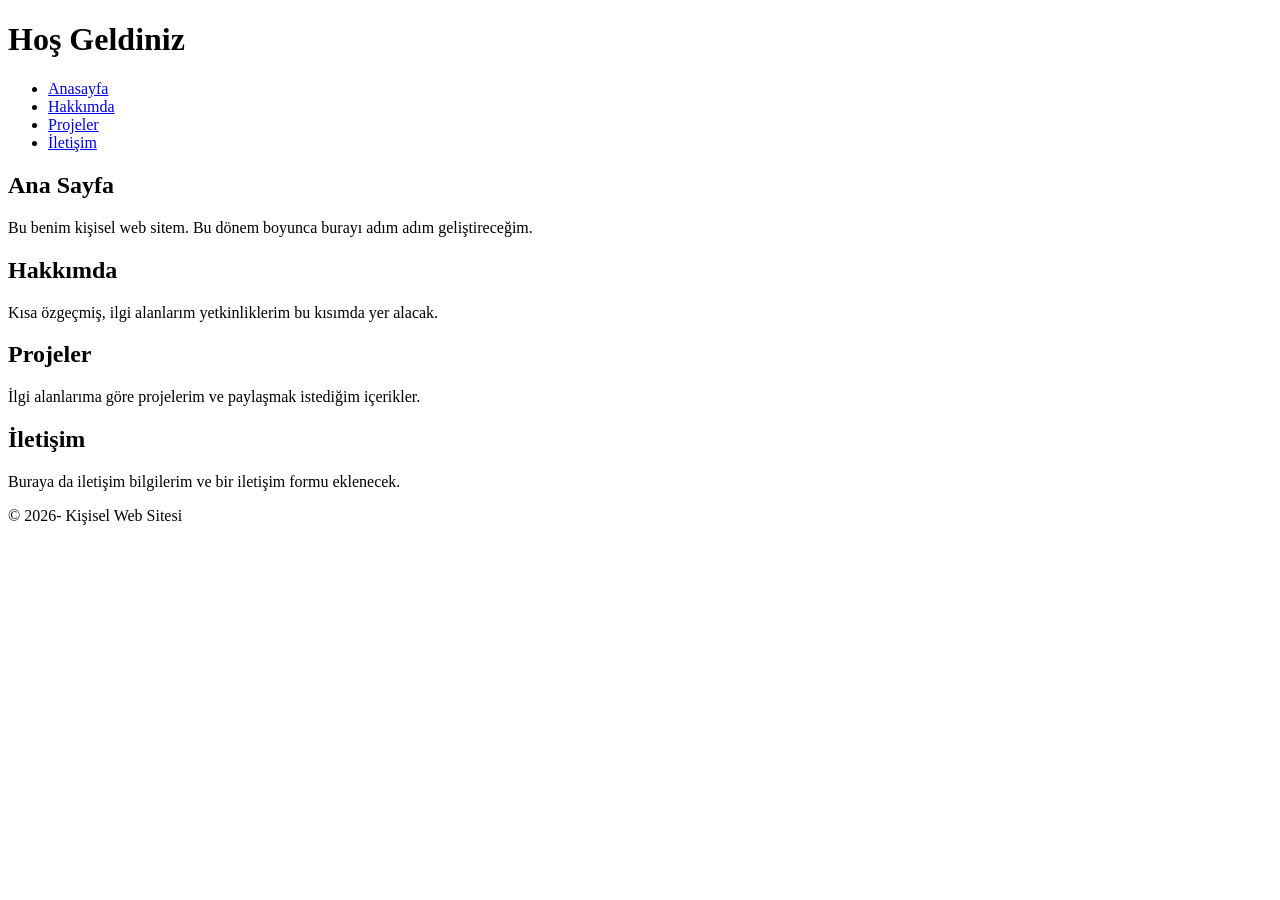
<file: 3.Hafta/index.html>
<!DOCTYPE html>
<html lang="en">
<head>
    <meta charset="UTF-8">
    <meta name="viewport" content="width=device-width, initial-scale=1.0">
    <title>Kişisel Web Sitem</title>
</head>
<body>
    <header>
        <h1>Hoş Geldiniz</h1>
        <nav>
            <ul>
                <li><a href="#">Anasayfa</a></li>
                <li><a href="#">Hakkımda</a></li>
                <li><a href="#">Projeler</a></li>
                <li><a href="#">İletişim</a></li>
            </ul>
        </nav>
    <main>
        <section>
                <h2>Ana Sayfa</h2>
                <p>
                    Bu benim kişisel web sitem. Bu dönem boyunca burayı adım adım geliştireceğim.
                </p>
        </section>

        <section>
                <h2>Hakkımda</h2>
                <p>
                    Kısa özgeçmiş, ilgi alanlarım yetkinliklerim bu kısımda yer alacak.
                </p>
        </section>

        <section>
                <h2>Projeler</h2>
                <p>
                    İlgi alanlarıma göre projelerim ve paylaşmak istediğim içerikler.
                </p>
        </section>
                
        <section>
            <h2>İletişim</h2>
            <p>
                Buraya da iletişim bilgilerim ve bir iletişim formu eklenecek.
            </p>
        </section>
    </main>

    <footer>
        <p> &copy; 2026- Kişisel Web Sitesi</p>
    </footer>
</body>
</html>
</file>
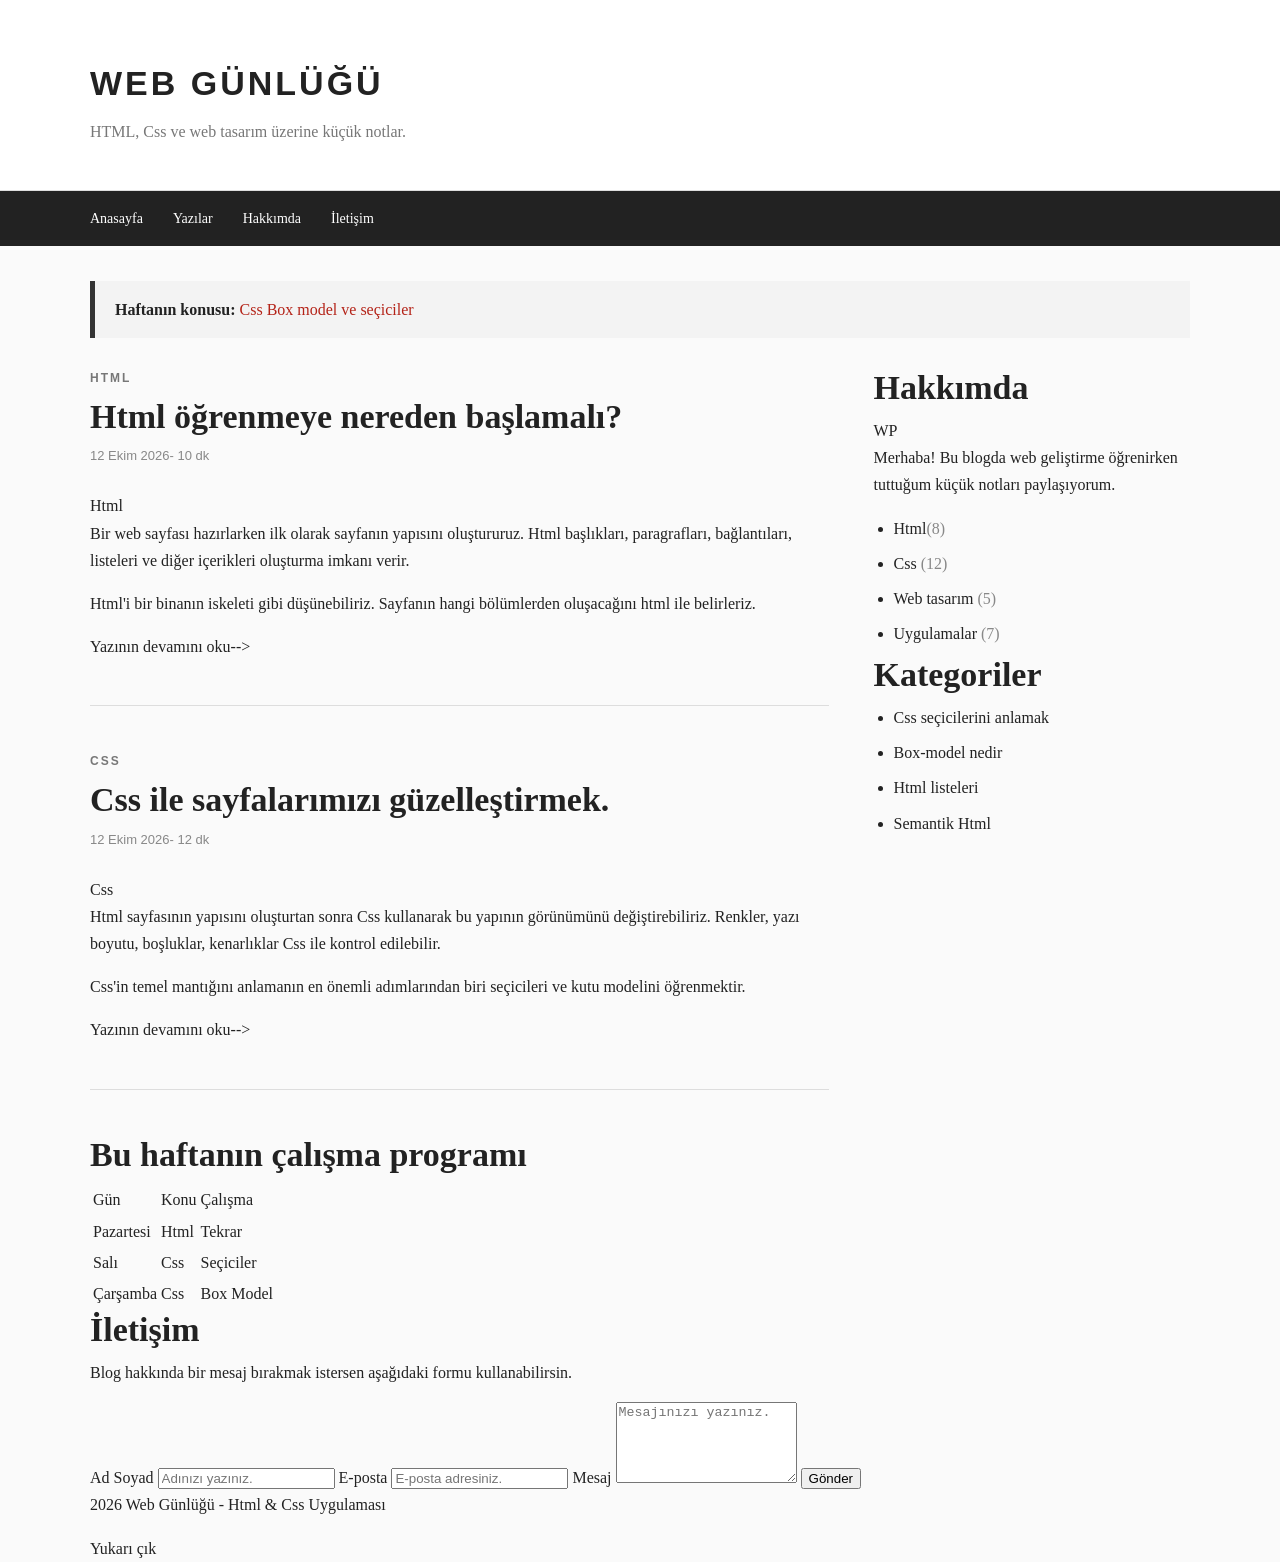
<file: 5.Hafta/index.html>
<!DOCTYPE html>
<html lang="en">
<head>
    <meta charset="UTF-8">
    <meta name="viewport" content="width=device-width, initial-scale=1.0">
    <title>Web Günlüğü | HTML & CSS</title>

    <!-- external css -->
    <link rel="stylesheet" href="blog_style.css">

    <!-- internal css -->
    <style>
        .announcement {
            border-left: 5px solid #333;
            padding: 15px 20px;
            margin-bottom: 30px ;
            background-color: #f3f3f3;
        }
    </style>
</head>
<body>

<!-- HEADER -->
    <header class="site-header">
        <div class="container">
            <p class="site-title">WEB GÜNLÜĞÜ</p>
            <p class="site-description">HTML, Css ve web tasarım üzerine küçük notlar.</p>
        </div>
    </header>

<!-- Navigation -->

    <nav class="main-nav">
        <div class="container nav-content">
            <a href="#">Anasayfa</a>
            <a href="#">Yazılar</a>
            <a href="#">Hakkımda</a>
            <a href="#">İletişim</a>
        </div>
    </nav>

    <main id="anasayfa" class="container">
        <div class="announcement">
            <strong>Haftanın konusu:</strong>
            <span style="color: #b42318;">
                Css Box model ve seçiciler
            </span>
        </div>

        <div class="layout">

            <section id="yazilar" class="posts">
                <article class="post">
                    <p class="post-category">Html</p>
                    <h1>Html öğrenmeye nereden başlamalı?</h1>
                    <p class="post-meta">12 Ekim 2026- 10 dk</p>
                    <div class="image-html fake-image">
                        Html
                    </div>
                    <p>
                        Bir web sayfası hazırlarken ilk olarak sayfanın yapısını oluştururuz. Html başlıkları, paragrafları, bağlantıları, listeleri ve diğer içerikleri oluşturma imkanı verir.
                    </p>
                    <p>Html'i bir binanın iskeleti gibi düşünebiliriz. Sayfanın hangi bölümlerden oluşacağını html ile belirleriz.</p>
                    <a class="read-more" href="#">Yazının devamını oku--></a>
                </article>
                <article class="post">
                    <p class="post-category">Css</p>
                    <h2>Css ile sayfalarımızı güzelleştirmek.</h2>
                    <p class="post-meta">12 Ekim 2026- 12 dk</p>
                    <div class="image-css fake-image">
                        Css
                    </div>
                    <p>
                        Html sayfasının yapısını oluşturtan sonra Css kullanarak bu yapının görünümünü değiştirebiliriz. Renkler, yazı boyutu, boşluklar, kenarlıklar Css ile kontrol edilebilir.
                    </p>
                    <p>Css'in temel mantığını anlamanın en önemli adımlarından biri seçicileri ve kutu modelini öğrenmektir.</p>
                    <a class="read-more" href="#">Yazının devamını oku--></a>
                </article>
                
            </section>

            <aside class="sidebar">
                <section id="hakkımda" class="sidebar-box">
                    <h2>Hakkımda</h2>
                    <div class="profile-circle">WP</div>
                    <p>
                        Merhaba! Bu blogda web geliştirme öğrenirken tuttuğum küçük notları paylaşıyorum.
                    </p>

                </section>
                <section class="sidebar-box">
                    <ul class="category-list">
                        <li><a href="#">Html<span>(8)</span></a></li>
                        <li><a href="#">Css <span>(12)</span></a></li>
                        <li><a href="#">Web tasarım <span>(5)</span></a></li>
                        <li><a href="#">Uygulamalar <span>(7)</span></a></li>
                    </ul>

                </section>
                <section class="sidebar-box">
                    <h2>Kategoriler</h2>
                    <ul class="category-list">
                        <li><a href="#">Css seçicilerini anlamak</a></li>
                        <li><a href="#">Box-model nedir</a></li>
                        <li><a href="#">Html listeleri</a></li>
                        <li><a href="#">Semantik Html</a></li>
                    </ul>
                </section>
            </aside>
        </div>

<!-- Tablo -->
        <section class="content-box">
            <h2>Bu haftanın çalışma programı</h2>
            
            <table>
                <thead>
                    <tr>
                        <td>Gün</td>
                        <td>Konu</td>
                        <td>Çalışma</td>
                    </tr>
                </thead>
                <tbody>
                    <tr>
                        <td>Pazartesi</td>
                        <td>Html</td>
                        <td>Tekrar</td>
                    </tr>
                    <tr>
                        <td>Salı</td>
                        <td>Css</td>
                        <td>Seçiciler</td>
                    </tr>
                    <tr>
                        <td>Çarşamba</td>
                        <td>Css</td>
                        <td>Box Model</td>
                    </tr>
                </tbody>
            </table>
        </section> 
<!-- Form -->

        <section id="iletisim" class="content-box contact-box">
            <h2>İletişim</h2>
            <p>
                Blog hakkında bir mesaj bırakmak istersen aşağıdaki formu kullanabilirsin.
            </p>

            <form action="register.php">

                <label for="name">Ad Soyad</label>
                <input type="text" id="name" placeholder="Adınızı yazınız.">

                <label for="email">E-posta</label>
                <input type="email" id="email" placeholder="E-posta adresiniz.">

                <label for="message">Mesaj</label>
                <textarea type="text" id="message" rows="5" placeholder="Mesajınızı yazınız."></textarea>

                <button type="submit">Gönder</button>

            </form>
        </section>

    </main>

    <footer class="site-footer">
        <div class="container footer-content"> 
            <p>
                2026 Web Günlüğü - Html & Css Uygulaması
            </p>

            <a href="blog_uygulama.html">Yukarı çık</a>
        </div>

    </footer>
</body>
</html>
</file>
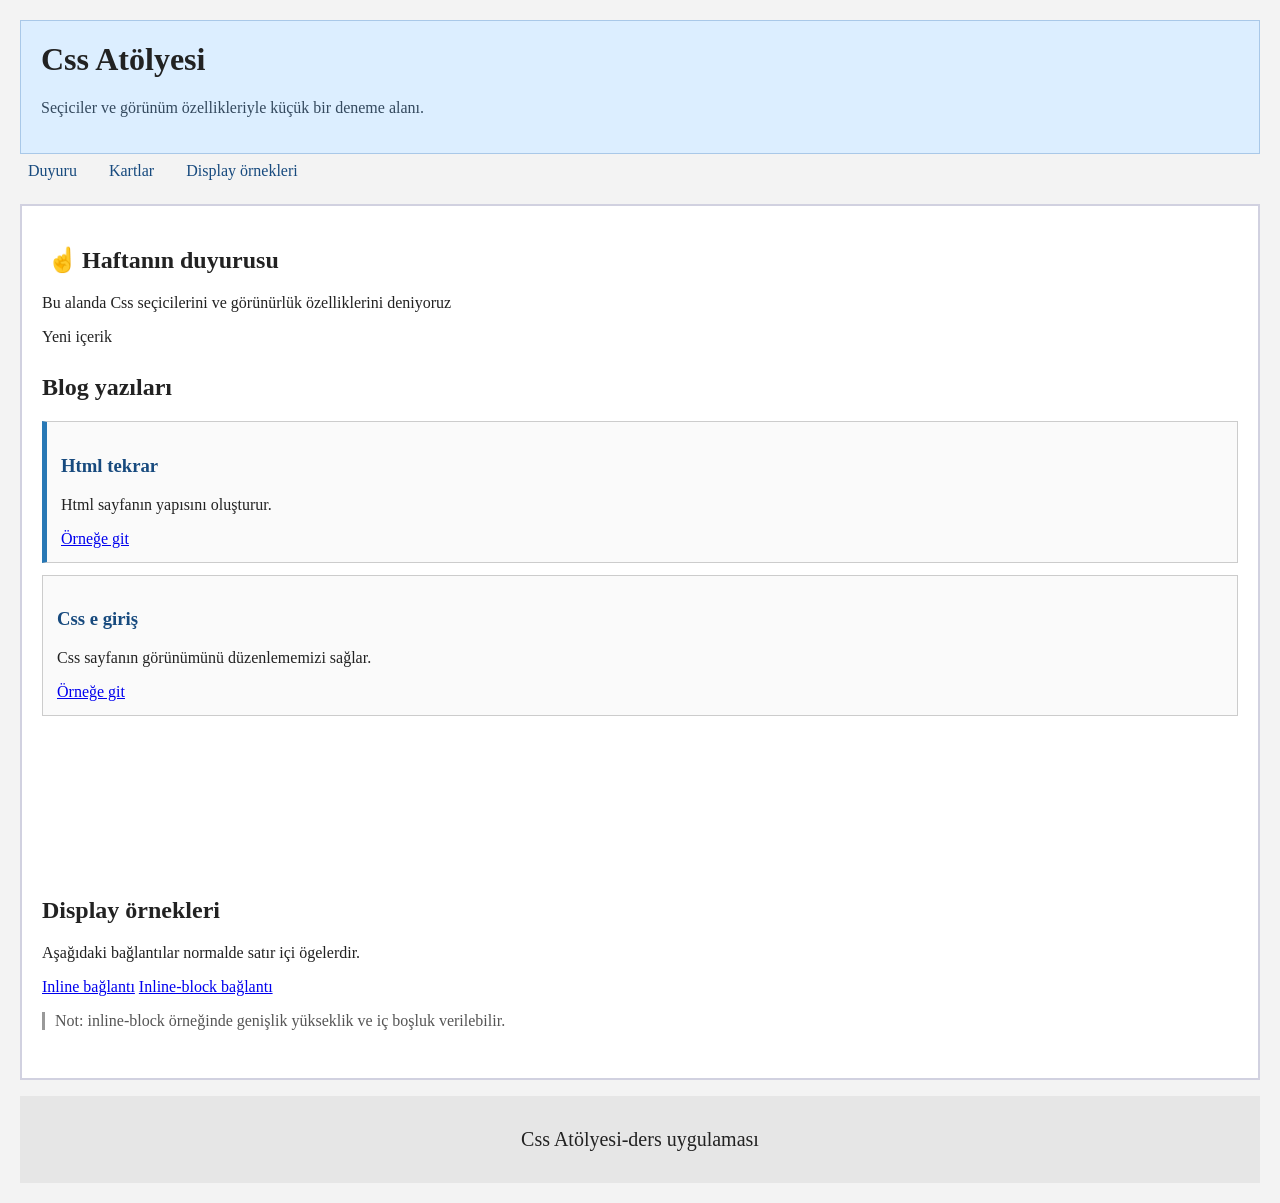
<file: 6.Hafta/index.html>
<!DOCTYPE html>
<html lang="en">
<head>
    <meta charset="UTF-8">
    <meta name="viewport" content="width=device-width, initial-scale=1.0">
    <title>Document</title>
    <link rel="stylesheet" href="uygulama_style.css">
</head>
<body>
    <header>
        <h1>Css Atölyesi</h1>
        <p>Seçiciler ve görünüm özellikleriyle küçük bir deneme alanı.</p>
    </header>

    <nav>
        <a href="#">Duyuru</a>
        <a href="#">Kartlar</a>
        <a href="#">Display örnekleri</a>
    </nav>

    <main>
        <section id="duyuru" class="duyuru">
            <h2>Haftanın duyurusu</h2>
            <p>Bu alanda Css seçicilerini ve görünürlük özelliklerini deniyoruz</p>
            <p class="etiket">Yeni içerik</p>
        </section>

        <section id="kartlar">
            <h2>Blog yazıları</h2>

            <article class="kart">
                <h3>Html tekrar</h3>
                <p>Html sayfanın yapısını oluşturur.</p>
                <a href="#">Örneğe git</a>
            </article>
            <article class="kart">
                <h3>Css e giriş</h3>
                <p>Css sayfanın görünümünü düzenlememizi sağlar.</p>
                <a href="#">Örneğe git</a>
            </article>
            <article class="kart gizli-ornek">
                <h3>display:none</h3>
                <p>Bu kart sayfada yer kaplamaz</p>
                <a href="#">Örneğe git</a>
            </article>
            <article class="kart gorunmez-ornek">
                <h3>visibility:hidden</h3>
                <p>Bu kart görünmez fakat kapladığı alan korunur.</p>
                <a href="#">Örneğe git</a>
            </article>
        </section>

        <section id="ornekler">
            <h2>Display örnekleri</h2>
            <p>Aşağıdaki bağlantılar normalde satır içi ögelerdir.</p>
            <a class="ornek-inline" href="#">Inline bağlantı</a>
            <a class="ornek-inline-block" href="#">Inline-block bağlantı</a>

            <p class="not">
                Not: inline-block örneğinde genişlik yükseklik ve iç boşluk verilebilir.
            </p>
        </section>
    </main>

    <footer>
        <p>Css Atölyesi-ders uygulaması</p>
    </footer>
</body>
</html>
</file>
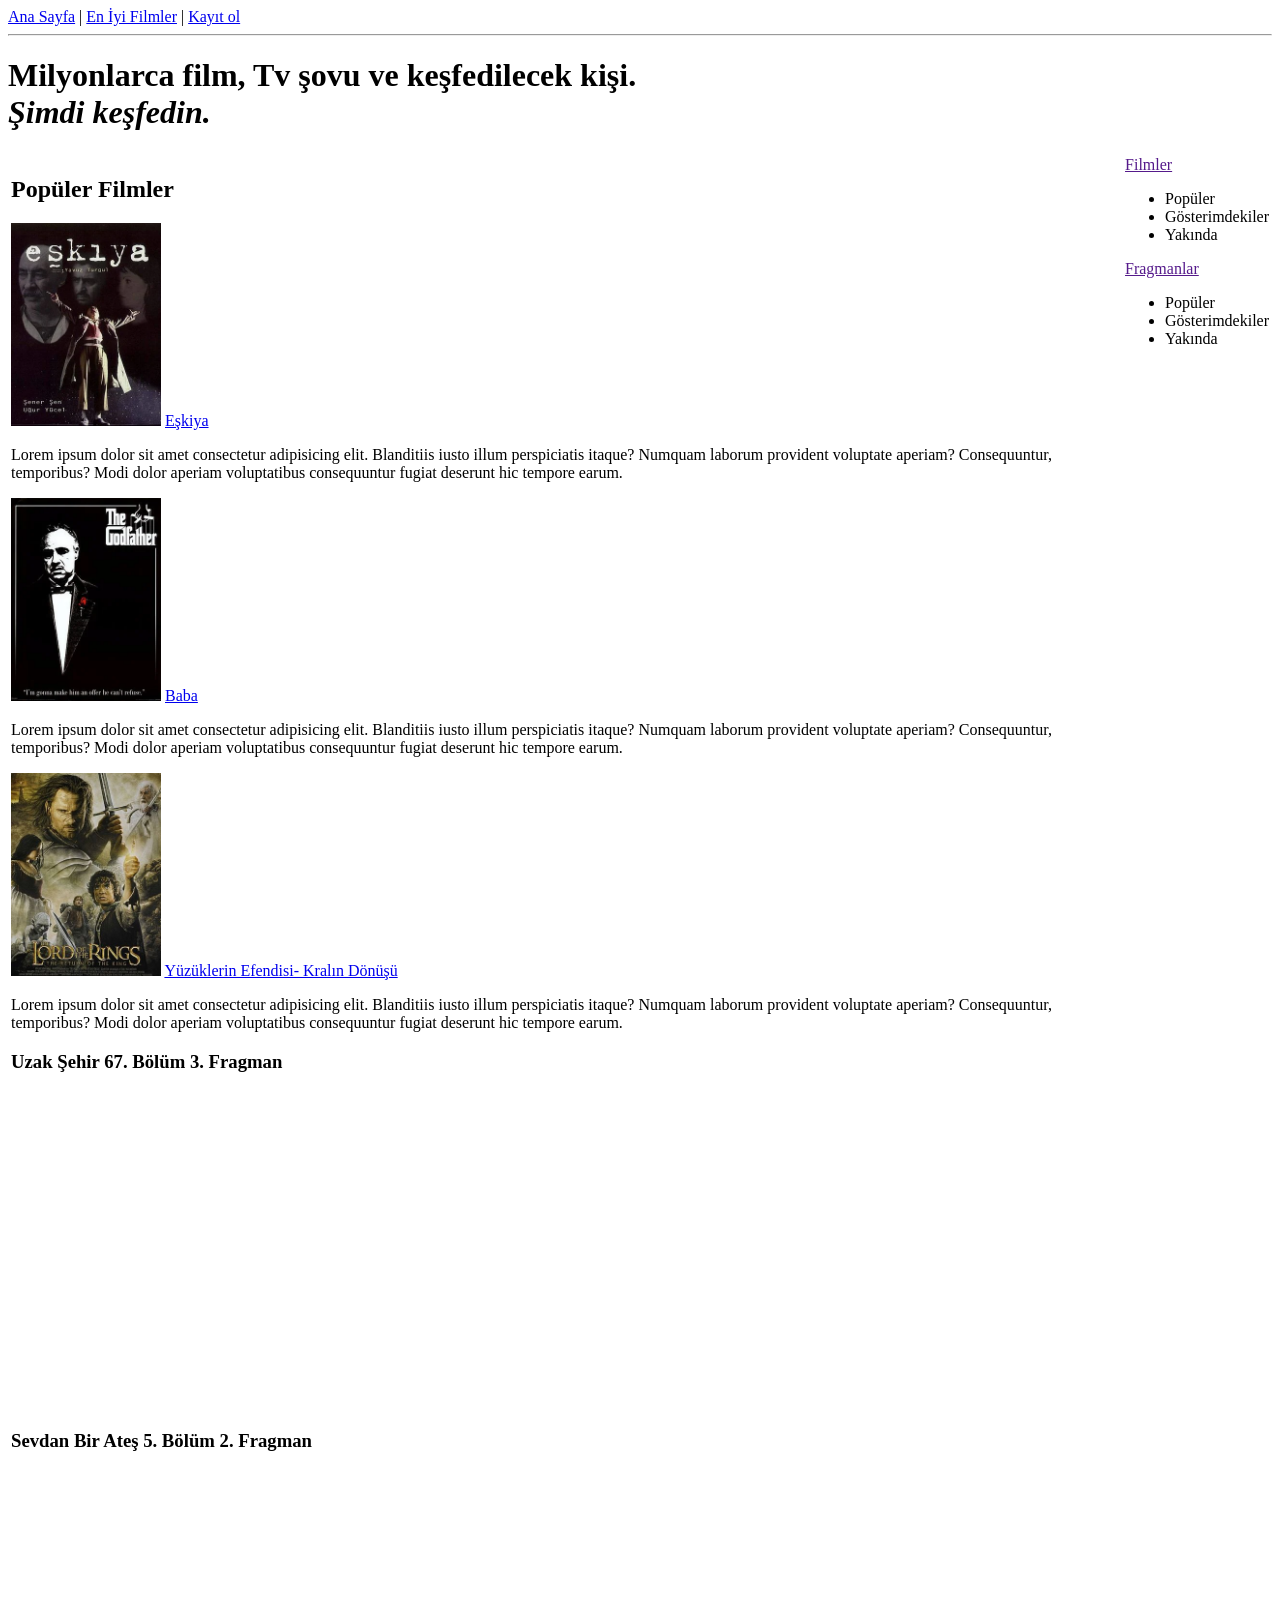
<file: 4.Hafta/movie-app/uygulama/index.html>
<!DOCTYPE html>
<html lang="en">
<head>
    <meta charset="UTF-8">
    <meta name="viewport" content="width=device-width, initial-scale=1.0">
    <title>Ölmeden Önce Mutlaka İzlenmesi Gereken Filmler</title>
</head>
<body>
    <header>
        <nav>
            <a href="index.html
            ">Ana Sayfa</a> |
            <a href="en-iyi-filmler.html">En İyi Filmler</a> |
            <a href="kayit-ol.html">Kayıt ol</a>
        </nav>
        <hr>
        <h1>Milyonlarca film, Tv şovu ve keşfedilecek kişi. 
            <br><i>Şimdi keşfedin.</i></h1>

            <table>
                <tr>
                    <td>
                        <main>
                <div id="filmler">

                
                    <h2>Popüler Filmler</h2>

                     <img src="images/eskiya.jpg" alt="" width="150px">
                     <a href="eskiya.html">Eşkiya</a>
                    <p>Lorem ipsum dolor sit amet consectetur adipisicing elit. Blanditiis iusto illum perspiciatis itaque? Numquam laborum provident voluptate aperiam? Consequuntur, temporibus? Modi dolor aperiam voluptatibus consequuntur fugiat deserunt hic tempore earum.</p>

                    <img src="images/baba.jpg" alt="" width="150px">
                    <a href="baba.html">Baba</a>
                    <p>Lorem ipsum dolor sit amet consectetur adipisicing elit. Blanditiis iusto illum perspiciatis itaque? Numquam laborum provident voluptate aperiam? Consequuntur, temporibus? Modi dolor aperiam voluptatibus consequuntur fugiat deserunt hic tempore earum.</p>
                
                    <img src="images/yuzuklerin-efendisi.jpg" alt="" width="150px">
                    <a href="yuzuklerin-efendisi.html">Yüzüklerin Efendisi- Kralın Dönüşü</a>
                    <p>Lorem ipsum dolor sit amet consectetur adipisicing elit. Blanditiis iusto illum perspiciatis itaque? Numquam laborum provident voluptate aperiam? Consequuntur, temporibus? Modi dolor aperiam voluptatibus consequuntur fugiat deserunt hic tempore earum.</p>
                </div>

                <div id="fragmanlar">
                    <div>
                        <h3>Uzak Şehir 67. Bölüm 3. Fragman</h3>
                        <iframe width="560" height="315" src="https://www.youtube.com/embed/aJc7I-MQIAg?si=do1xJb5UV5s3Smga" title="YouTube video player" frameborder="0" allow="accelerometer; autoplay; clipboard-write; encrypted-media; gyroscope; picture-in-picture; web-share" referrerpolicy="strict-origin-when-cross-origin" allowfullscreen></iframe>
                    </div>

                    <div>
                        <h3>Sevdan Bir Ateş 5. Bölüm 2. Fragman</h3>
                        <iframe width="560" height="315" src="https://www.youtube.com/embed/ryFNOPVc10k?si=F19bjeH7buxkvkY7" title="YouTube video player" frameborder="0" allow="accelerometer; autoplay; clipboard-write; encrypted-media; gyroscope; picture-in-picture; web-share" referrerpolicy="strict-origin-when-cross-origin" allowfullscreen></iframe>
                    </div>
                </div>
                        </main>
                    </td>
                    <td></td>
                    <td style="vertical-align: top;">
                        <aside>
                            <nav>
                                <a href="">Filmler</a>
                                <ul>
                                    <li>Popüler</li>
                                    <li>Gösterimdekiler</li>
                                    <li>Yakında</li>
                                </ul>

                                <a href="">Fragmanlar</a>
                                <ul>
                                    <li>Popüler</li>
                                    <li>Gösterimdekiler</li>
                                    <li>Yakında</li>
                                </ul>
                            </nav>
                        </aside>
                    </td>
                </tr>
            </table>

            
                

            
    </header>
</body>
</html>
</file>
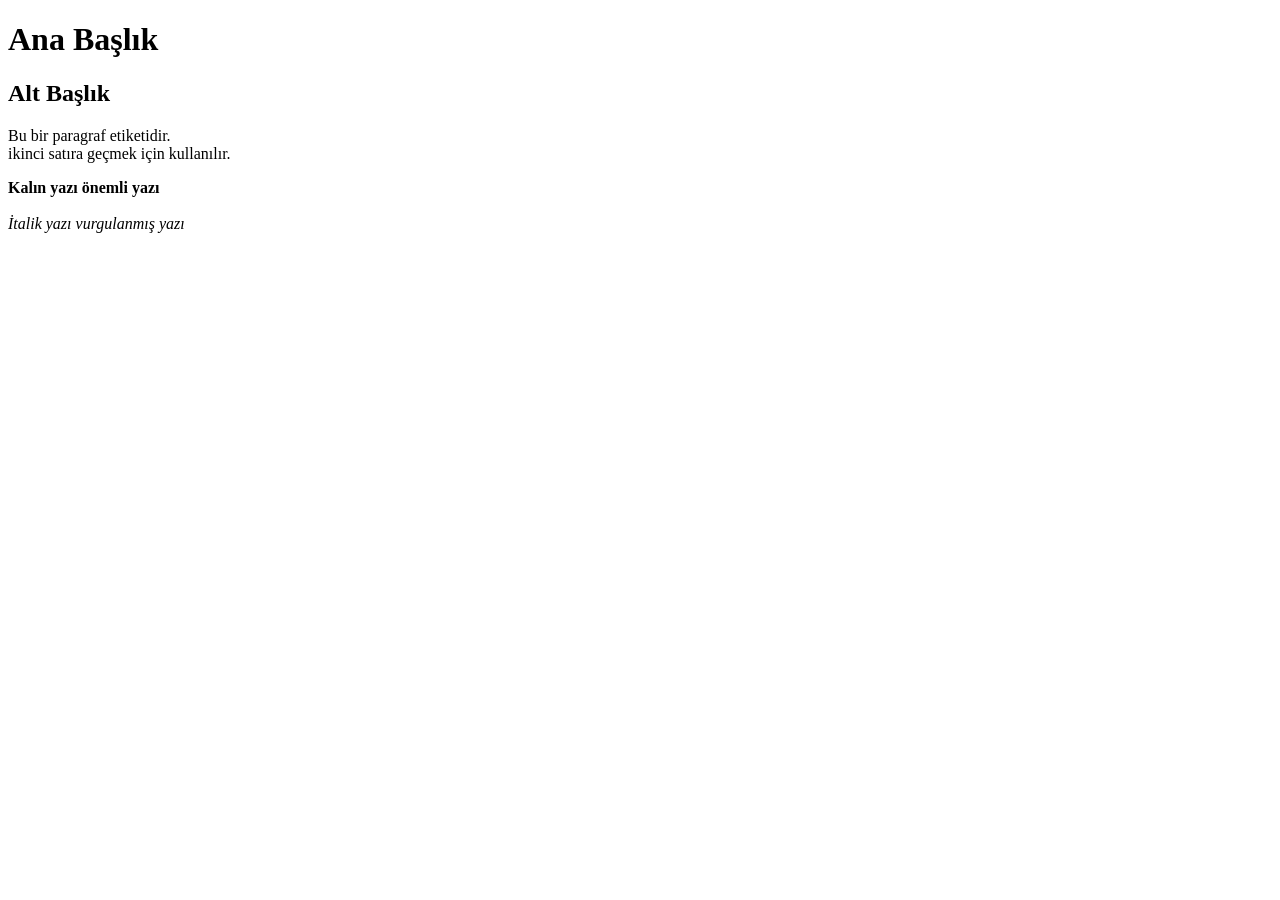
<file: 3.Hafta/Deneme.html>
<!DOCTYPE html>
<html lang="en">
<head>
    <meta charset="UTF-8">
    <meta name="viewport" content="width=device-width, initial-scale=1.0">
    <title>Deneme</title>
<body>
    <h1>Ana Başlık</h1>
    <h2>Alt Başlık</h2>

    <p>
        Bu bir paragraf etiketidir.
        <br>
        ikinci satıra geçmek için kullanılır.
    </p>
    <b>Kalın yazı</b> <strong>önemli yazı</strong>
    <br><br>
    <i>İtalik yazı</i> <em>vurgulanmış yazı</em>

</body>
</html>
</file>
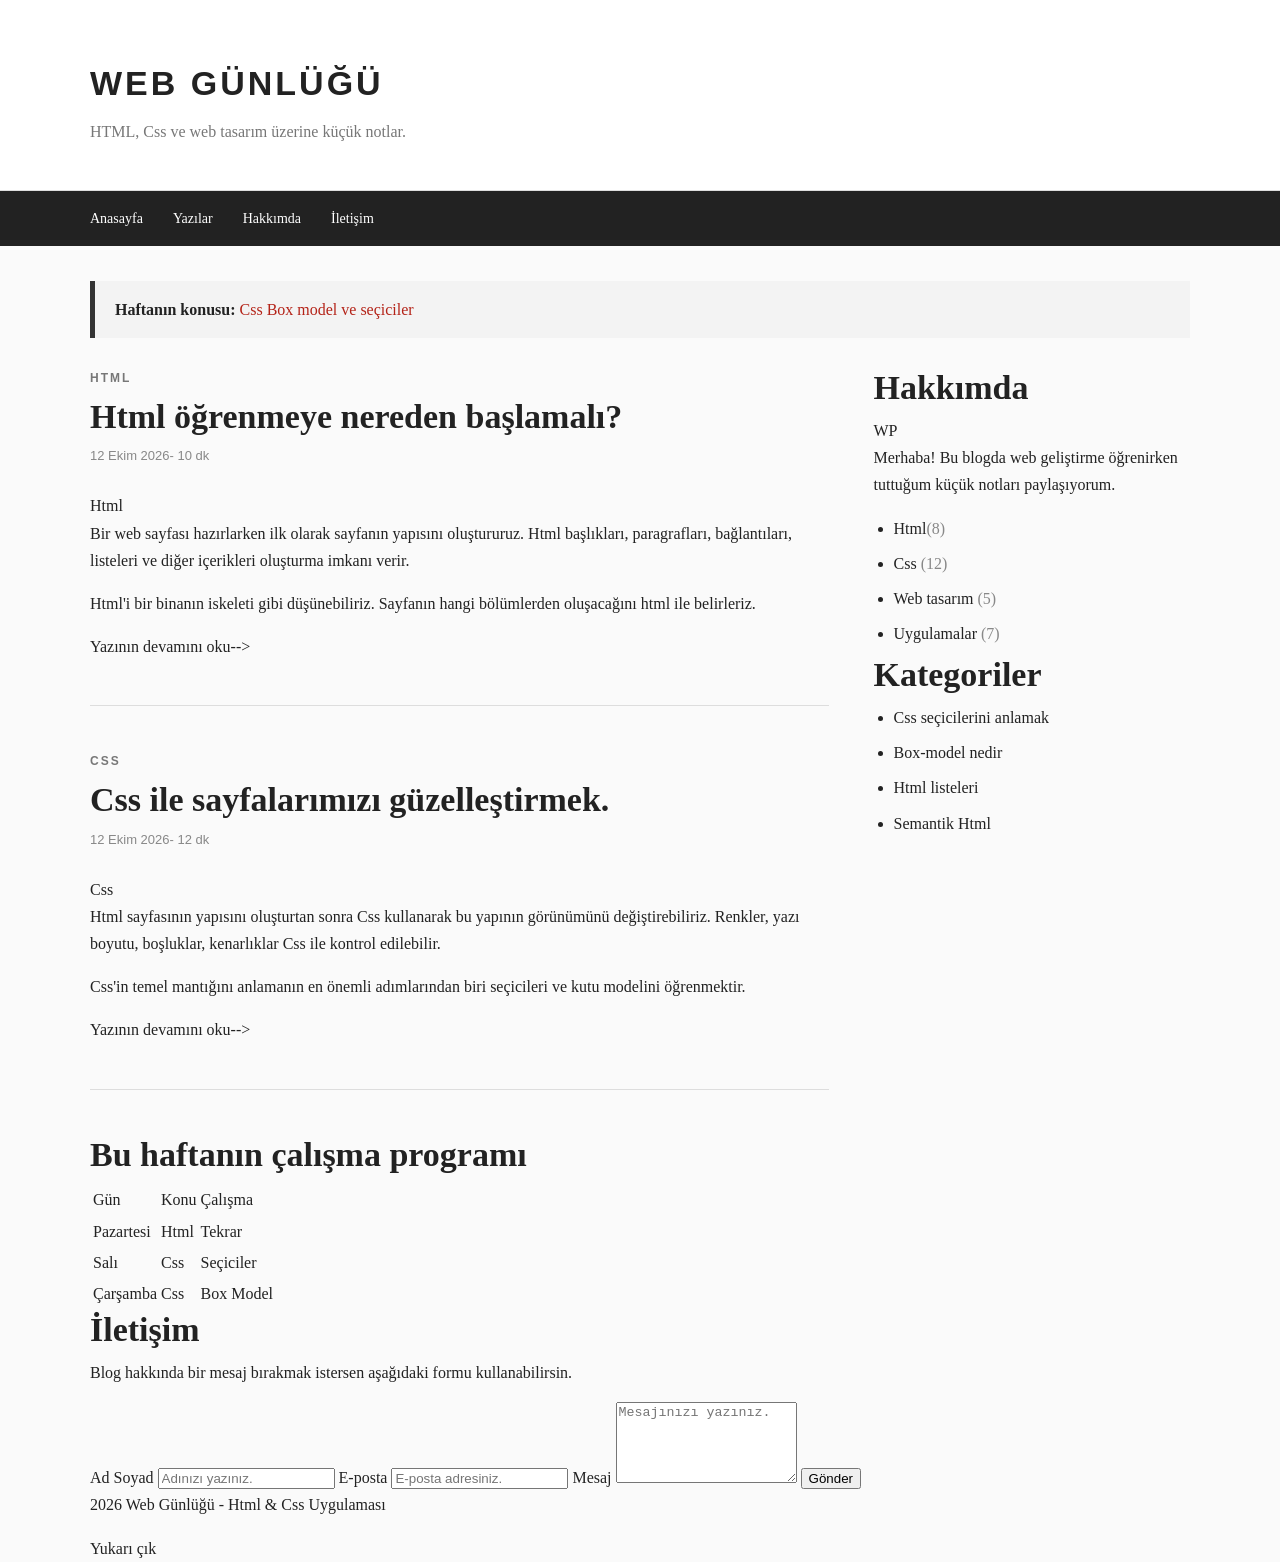
<file: 5.Hafta/blog_uygulama.html>
<!DOCTYPE html>
<html lang="en">
<head>
    <meta charset="UTF-8">
    <meta name="viewport" content="width=device-width, initial-scale=1.0">
    <title>Web Günlüğü | HTML & CSS</title>

    <!-- external css -->
    <link rel="stylesheet" href="blog_style.css">

    <!-- internal css -->
    <style>
        .announcement {
            border-left: 5px solid #333;
            padding: 15px 20px;
            margin-bottom: 30px ;
            background-color: #f3f3f3;
        }
    </style>
</head>
<body>

<!-- HEADER -->
    <header class="site-header">
        <div class="container">
            <p class="site-title">WEB GÜNLÜĞÜ</p>
            <p class="site-description">HTML, Css ve web tasarım üzerine küçük notlar.</p>
        </div>
    </header>

<!-- Navigation -->

    <nav class="main-nav">
        <div class="container nav-content">
            <a href="#">Anasayfa</a>
            <a href="#">Yazılar</a>
            <a href="#">Hakkımda</a>
            <a href="#">İletişim</a>
        </div>
    </nav>

    <main id="anasayfa" class="container">
        <div class="announcement">
            <strong>Haftanın konusu:</strong>
            <span style="color: #b42318;">
                Css Box model ve seçiciler
            </span>
        </div>

        <div class="layout">

            <section id="yazilar" class="posts">
                <article class="post">
                    <p class="post-category">Html</p>
                    <h1>Html öğrenmeye nereden başlamalı?</h1>
                    <p class="post-meta">12 Ekim 2026- 10 dk</p>
                    <div class="image-html fake-image">
                        Html
                    </div>
                    <p>
                        Bir web sayfası hazırlarken ilk olarak sayfanın yapısını oluştururuz. Html başlıkları, paragrafları, bağlantıları, listeleri ve diğer içerikleri oluşturma imkanı verir.
                    </p>
                    <p>Html'i bir binanın iskeleti gibi düşünebiliriz. Sayfanın hangi bölümlerden oluşacağını html ile belirleriz.</p>
                    <a class="read-more" href="#">Yazının devamını oku--></a>
                </article>
                <article class="post">
                    <p class="post-category">Css</p>
                    <h2>Css ile sayfalarımızı güzelleştirmek.</h2>
                    <p class="post-meta">12 Ekim 2026- 12 dk</p>
                    <div class="image-css fake-image">
                        Css
                    </div>
                    <p>
                        Html sayfasının yapısını oluşturtan sonra Css kullanarak bu yapının görünümünü değiştirebiliriz. Renkler, yazı boyutu, boşluklar, kenarlıklar Css ile kontrol edilebilir.
                    </p>
                    <p>Css'in temel mantığını anlamanın en önemli adımlarından biri seçicileri ve kutu modelini öğrenmektir.</p>
                    <a class="read-more" href="#">Yazının devamını oku--></a>
                </article>
                
            </section>

            <aside class="sidebar">
                <section id="hakkımda" class="sidebar-box">
                    <h2>Hakkımda</h2>
                    <div class="profile-circle">WP</div>
                    <p>
                        Merhaba! Bu blogda web geliştirme öğrenirken tuttuğum küçük notları paylaşıyorum.
                    </p>

                </section>
                <section class="sidebar-box">
                    <ul class="category-list">
                        <li><a href="#">Html<span>(8)</span></a></li>
                        <li><a href="#">Css <span>(12)</span></a></li>
                        <li><a href="#">Web tasarım <span>(5)</span></a></li>
                        <li><a href="#">Uygulamalar <span>(7)</span></a></li>
                    </ul>

                </section>
                <section class="sidebar-box">
                    <h2>Kategoriler</h2>
                    <ul class="category-list">
                        <li><a href="#">Css seçicilerini anlamak</a></li>
                        <li><a href="#">Box-model nedir</a></li>
                        <li><a href="#">Html listeleri</a></li>
                        <li><a href="#">Semantik Html</a></li>
                    </ul>
                </section>
            </aside>
        </div>

<!-- Tablo -->
        <section class="content-box">
            <h2>Bu haftanın çalışma programı</h2>
            
            <table>
                <thead>
                    <tr>
                        <td>Gün</td>
                        <td>Konu</td>
                        <td>Çalışma</td>
                    </tr>
                </thead>
                <tbody>
                    <tr>
                        <td>Pazartesi</td>
                        <td>Html</td>
                        <td>Tekrar</td>
                    </tr>
                    <tr>
                        <td>Salı</td>
                        <td>Css</td>
                        <td>Seçiciler</td>
                    </tr>
                    <tr>
                        <td>Çarşamba</td>
                        <td>Css</td>
                        <td>Box Model</td>
                    </tr>
                </tbody>
            </table>
        </section> 
<!-- Form -->

        <section id="iletisim" class="content-box contact-box">
            <h2>İletişim</h2>
            <p>
                Blog hakkında bir mesaj bırakmak istersen aşağıdaki formu kullanabilirsin.
            </p>

            <form action="register.php">

                <label for="name">Ad Soyad</label>
                <input type="text" id="name" placeholder="Adınızı yazınız.">

                <label for="email">E-posta</label>
                <input type="email" id="email" placeholder="E-posta adresiniz.">

                <label for="message">Mesaj</label>
                <textarea type="text" id="message" rows="5" placeholder="Mesajınızı yazınız."></textarea>

                <button type="submit">Gönder</button>

            </form>
        </section>

    </main>

    <footer class="site-footer">
        <div class="container footer-content"> 
            <p>
                2026 Web Günlüğü - Html & Css Uygulaması
            </p>

            <a href="blog_uygulama.html">Yukarı çık</a>
        </div>

    </footer>
</body>
</html>
</file>
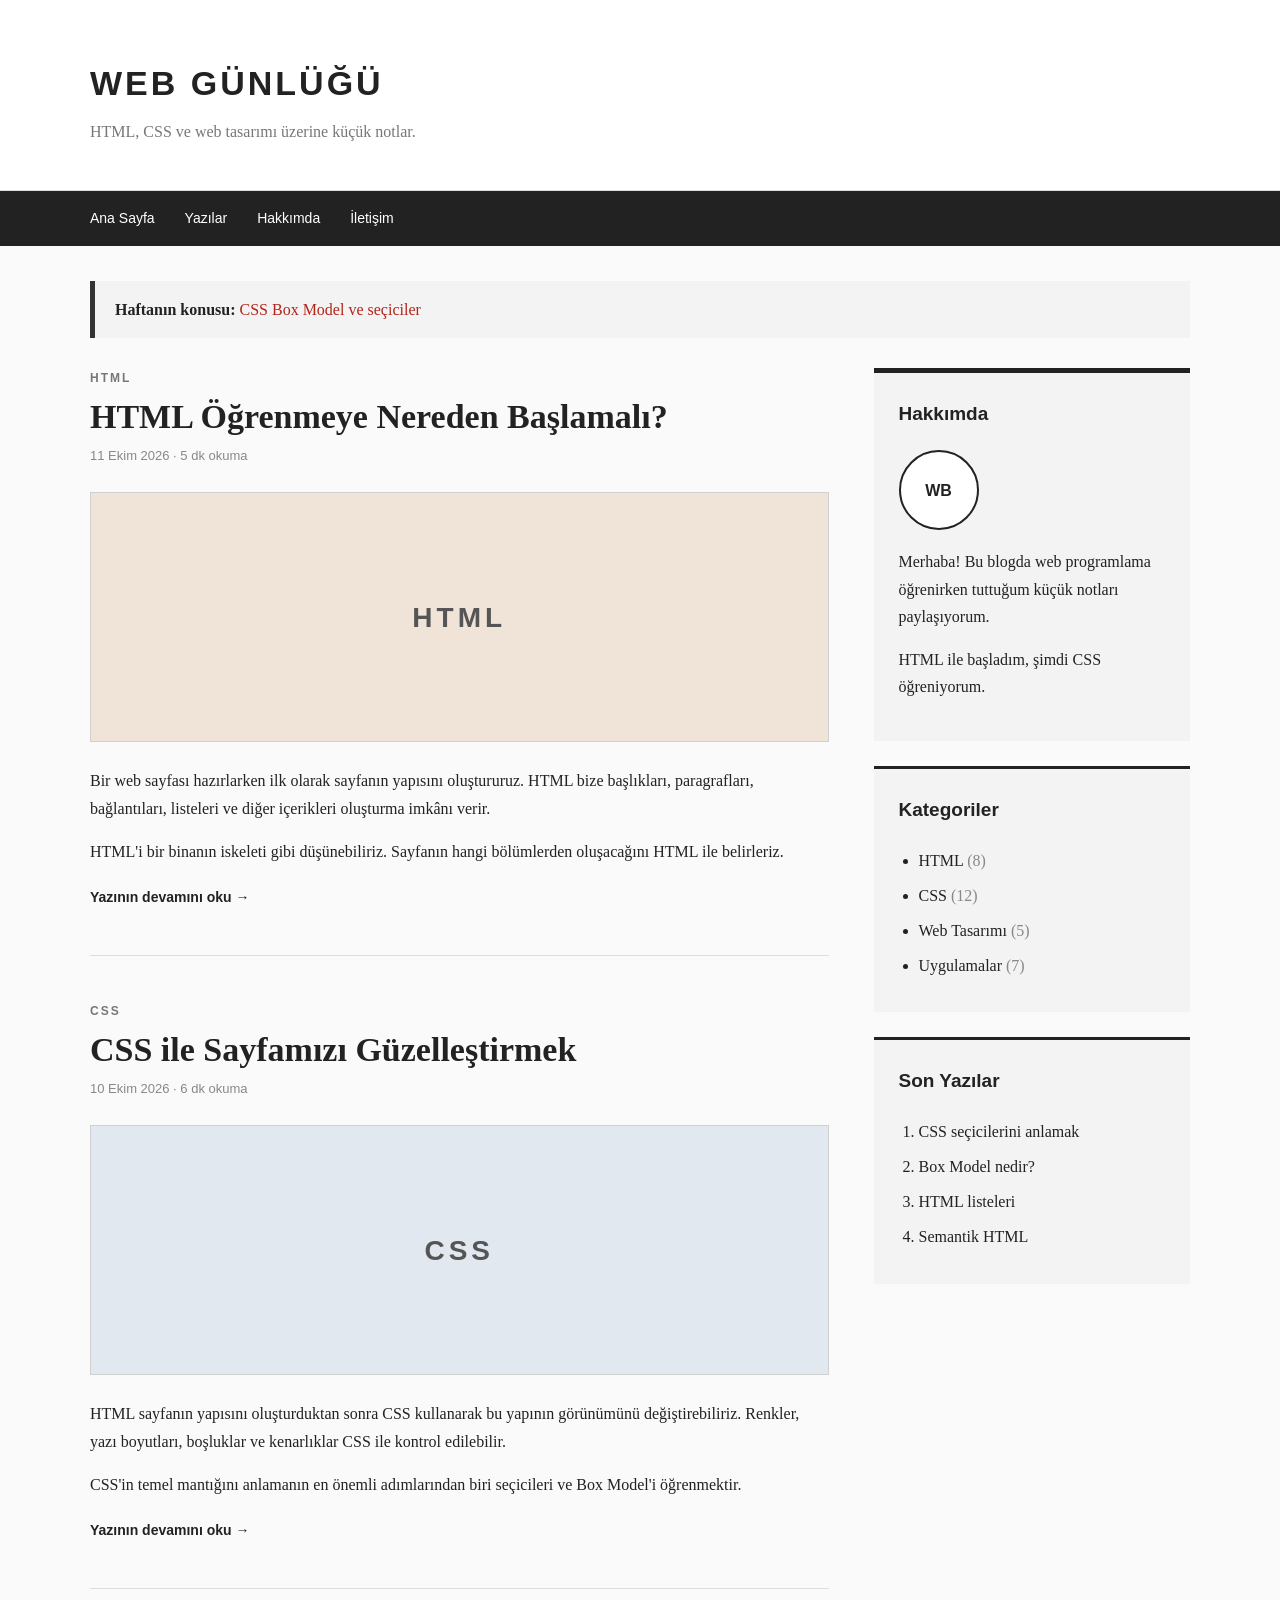
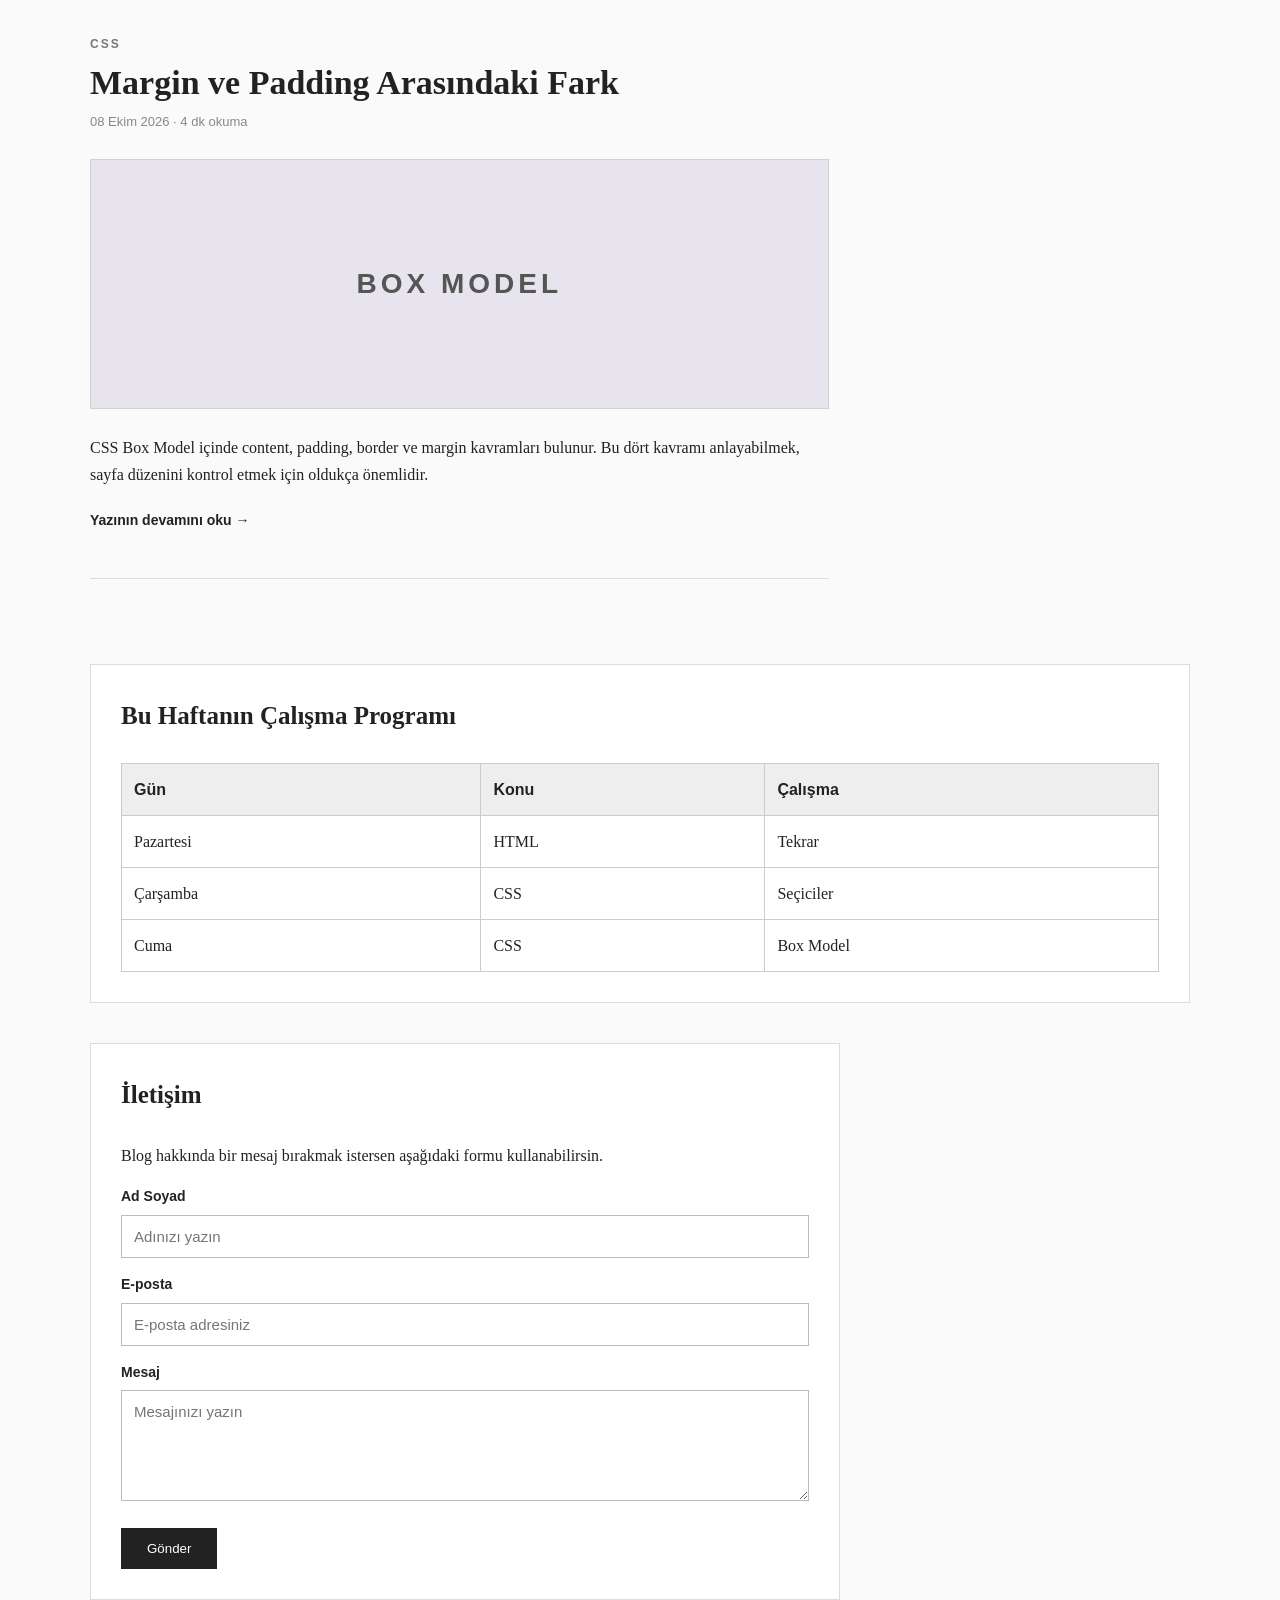
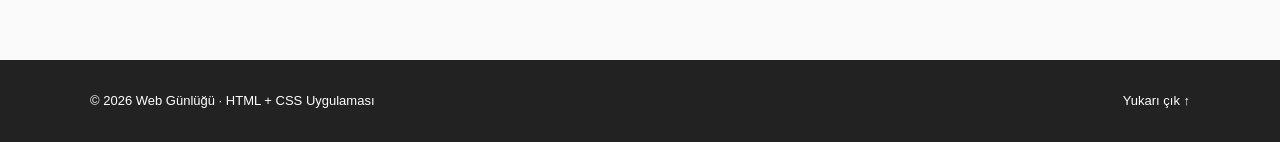
<file: 6.Hafta/blog_tekrar_uygulamasi.html>
<!doctype html>
<html lang="tr">
  <head>
    <meta charset="UTF-8" />
    <meta name="viewport" content="width=device-width, initial-scale=1.0" />

    <title>Web Günlüğü | HTML & CSS</title>

    <!-- EXTERNAL CSS -->
    <link rel="stylesheet" href="blog_style.css" />

    <!-- INTERNAL CSS: Tek bir özel elemana örnek -->
    <style>
      .announcement {
        border-left: 5px solid #333;
        padding: 15px 20px;
        margin-bottom: 30px;
        background-color: #f3f3f3;
      }
    </style>
  </head>

  <body>
    <!-- HEADER -->
    <header class="site-header">
      <div class="container">
        <p class="site-title">WEB GÜNLÜĞÜ</p>
        <p class="site-description">
          HTML, CSS ve web tasarımı üzerine küçük notlar.
        </p>
      </div>
    </header>

    <!-- NAVIGATION -->
    <nav class="main-nav">
      <div class="container nav-content">
        <a href="#anasayfa">Ana Sayfa</a>
        <a href="#yazilar">Yazılar</a>
        <a href="#hakkimda">Hakkımda</a>
        <a href="#iletisim">İletişim</a>
      </div>
    </nav>

    <main id="anasayfa" class="container">
      <!-- INLINE CSS ÖRNEĞİ -->
      <div class="announcement">
        <strong>Haftanın konusu:</strong>
        <span style="color: #b42318"> CSS Box Model ve seçiciler </span>
      </div>

      <div class="layout">
        <!-- ANA İÇERİK -->
        <section id="yazilar" class="posts">
          <article class="post">
            <p class="post-category">HTML</p>

            <h1>HTML Öğrenmeye Nereden Başlamalı?</h1>

            <p class="post-meta">11 Ekim 2026 · 5 dk okuma</p>

            <div class="fake-image image-html">HTML</div>

            <p>
              Bir web sayfası hazırlarken ilk olarak sayfanın yapısını
              oluştururuz. HTML bize başlıkları, paragrafları, bağlantıları,
              listeleri ve diğer içerikleri oluşturma imkânı verir.
            </p>

            <p>
              HTML'i bir binanın iskeleti gibi düşünebiliriz. Sayfanın hangi
              bölümlerden oluşacağını HTML ile belirleriz.
            </p>

            <a class="read-more" href="#html-yazisi">
              Yazının devamını oku →
            </a>
          </article>

          <article class="post">
            <p class="post-category">CSS</p>

            <h2>CSS ile Sayfamızı Güzelleştirmek</h2>

            <p class="post-meta">10 Ekim 2026 · 6 dk okuma</p>

            <div class="fake-image image-css">CSS</div>

            <p>
              HTML sayfanın yapısını oluşturduktan sonra CSS kullanarak bu
              yapının görünümünü değiştirebiliriz. Renkler, yazı boyutları,
              boşluklar ve kenarlıklar CSS ile kontrol edilebilir.
            </p>

            <p>
              CSS'in temel mantığını anlamanın en önemli adımlarından biri
              seçicileri ve Box Model'i öğrenmektir.
            </p>

            <a class="read-more" href="#css-yazisi"> Yazının devamını oku → </a>
          </article>

          <article class="post">
            <p class="post-category">CSS</p>

            <h2>Margin ve Padding Arasındaki Fark</h2>

            <p class="post-meta">08 Ekim 2026 · 4 dk okuma</p>

            <div class="fake-image image-box">BOX MODEL</div>

            <p>
              CSS Box Model içinde content, padding, border ve margin kavramları
              bulunur. Bu dört kavramı anlayabilmek, sayfa düzenini kontrol
              etmek için oldukça önemlidir.
            </p>

            <a class="read-more" href="#box-model"> Yazının devamını oku → </a>
          </article>
        </section>

        <!-- SIDEBAR -->
        <aside class="sidebar">
          <section id="hakkimda" class="sidebar-box">
            <h2>Hakkımda</h2>

            <div class="profile-circle">WB</div>

            <p>
              Merhaba! Bu blogda web programlama öğrenirken tuttuğum küçük
              notları paylaşıyorum.
            </p>

            <p>HTML ile başladım, şimdi CSS öğreniyorum.</p>
          </section>

          <section class="sidebar-box">
            <h2>Kategoriler</h2>

            <ul class="category-list">
              <li>
                <a href="#">HTML <span>(8)</span></a>
              </li>
              <li>
                <a href="#">CSS <span>(12)</span></a>
              </li>
              <li>
                <a href="#">Web Tasarımı <span>(5)</span></a>
              </li>
              <li>
                <a href="#">Uygulamalar <span>(7)</span></a>
              </li>
            </ul>
          </section>

          <section class="sidebar-box">
            <h2>Son Yazılar</h2>

            <ol class="recent-posts">
              <li><a href="#">CSS seçicilerini anlamak</a></li>
              <li><a href="#">Box Model nedir?</a></li>
              <li><a href="#">HTML listeleri</a></li>
              <li><a href="#">Semantik HTML</a></li>
            </ol>
          </section>
        </aside>
      </div>

      <!-- TABLE: HTML tekrarına dahil -->
      <section class="content-box">
        <h2>Bu Haftanın Çalışma Programı</h2>

        <table>
          <thead>
            <tr>
              <th>Gün</th>
              <th>Konu</th>
              <th>Çalışma</th>
            </tr>
          </thead>

          <tbody>
            <tr>
              <td>Pazartesi</td>
              <td>HTML</td>
              <td>Tekrar</td>
            </tr>

            <tr>
              <td>Çarşamba</td>
              <td>CSS</td>
              <td>Seçiciler</td>
            </tr>

            <tr>
              <td>Cuma</td>
              <td>CSS</td>
              <td>Box Model</td>
            </tr>
          </tbody>
        </table>
      </section>

      <!-- FORM: HTML tekrarına dahil -->
      <section id="iletisim" class="content-box contact-box">
        <h2>İletişim</h2>

        <p>
          Blog hakkında bir mesaj bırakmak istersen aşağıdaki formu
          kullanabilirsin.
        </p>

        <form>
          <label for="name">Ad Soyad</label>
          <input type="text" id="name" placeholder="Adınızı yazın" />

          <label for="email">E-posta</label>
          <input type="email" id="email" placeholder="E-posta adresiniz" />

          <label for="message">Mesaj</label>
          <textarea
            id="message"
            rows="5"
            placeholder="Mesajınızı yazın"
          ></textarea>

          <button type="submit">Gönder</button>
        </form>
      </section>
    </main>

    <footer class="site-footer">
      <div class="container footer-content">
        <p>© 2026 Web Günlüğü · HTML + CSS Uygulaması</p>

        <a href="#anasayfa">Yukarı çık ↑</a>
      </div>
    </footer>
  </body>
</html>
</file>
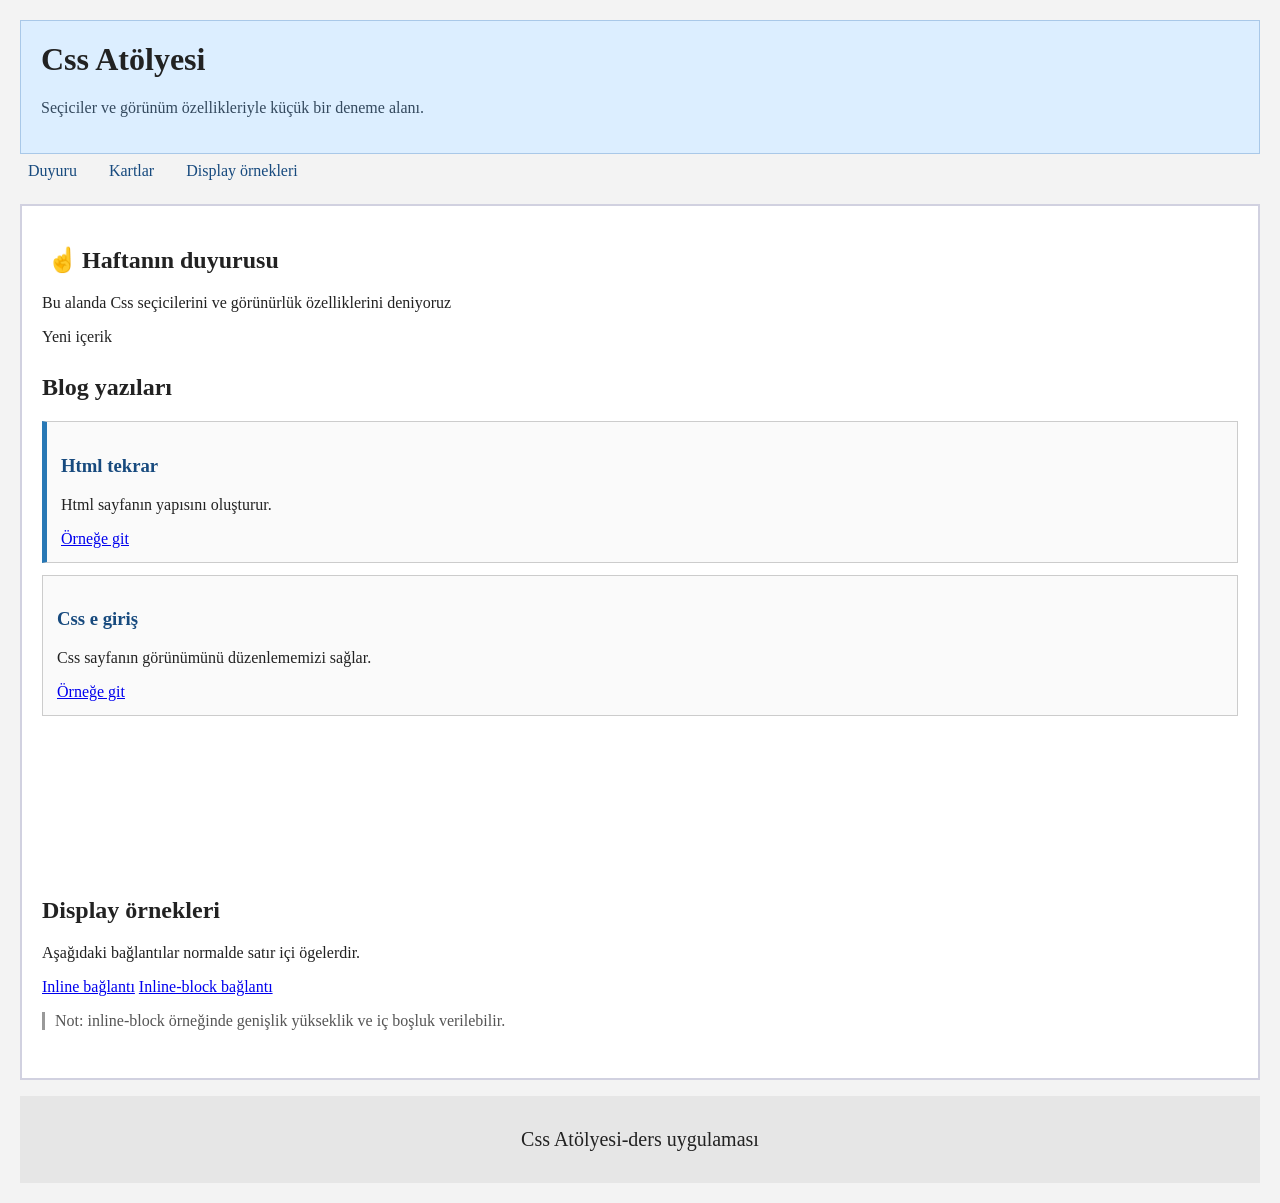
<file: 6.Hafta/uygulama.html>
<!DOCTYPE html>
<html lang="en">
<head>
    <meta charset="UTF-8">
    <meta name="viewport" content="width=device-width, initial-scale=1.0">
    <title>Document</title>
    <link rel="stylesheet" href="uygulama_style.css">
</head>
<body>
    <header>
        <h1>Css Atölyesi</h1>
        <p>Seçiciler ve görünüm özellikleriyle küçük bir deneme alanı.</p>
    </header>

    <nav>
        <a href="#">Duyuru</a>
        <a href="#">Kartlar</a>
        <a href="#">Display örnekleri</a>
    </nav>

    <main>
        <section id="duyuru" class="duyuru">
            <h2>Haftanın duyurusu</h2>
            <p>Bu alanda Css seçicilerini ve görünürlük özelliklerini deniyoruz</p>
            <p class="etiket">Yeni içerik</p>
        </section>

        <section id="kartlar">
            <h2>Blog yazıları</h2>

            <article class="kart">
                <h3>Html tekrar</h3>
                <p>Html sayfanın yapısını oluşturur.</p>
                <a href="#">Örneğe git</a>
            </article>
            <article class="kart">
                <h3>Css e giriş</h3>
                <p>Css sayfanın görünümünü düzenlememizi sağlar.</p>
                <a href="#">Örneğe git</a>
            </article>
            <article class="kart gizli-ornek">
                <h3>display:none</h3>
                <p>Bu kart sayfada yer kaplamaz</p>
                <a href="#">Örneğe git</a>
            </article>
            <article class="kart gorunmez-ornek">
                <h3>visibility:hidden</h3>
                <p>Bu kart görünmez fakat kapladığı alan korunur.</p>
                <a href="#">Örneğe git</a>
            </article>
        </section>

        <section id="ornekler">
            <h2>Display örnekleri</h2>
            <p>Aşağıdaki bağlantılar normalde satır içi ögelerdir.</p>
            <a class="ornek-inline" href="#">Inline bağlantı</a>
            <a class="ornek-inline-block" href="#">Inline-block bağlantı</a>

            <p class="not">
                Not: inline-block örneğinde genişlik yükseklik ve iç boşluk verilebilir.
            </p>
        </section>
    </main>

    <footer>
        <p>Css Atölyesi-ders uygulaması</p>
    </footer>
</body>
</html>
</file>
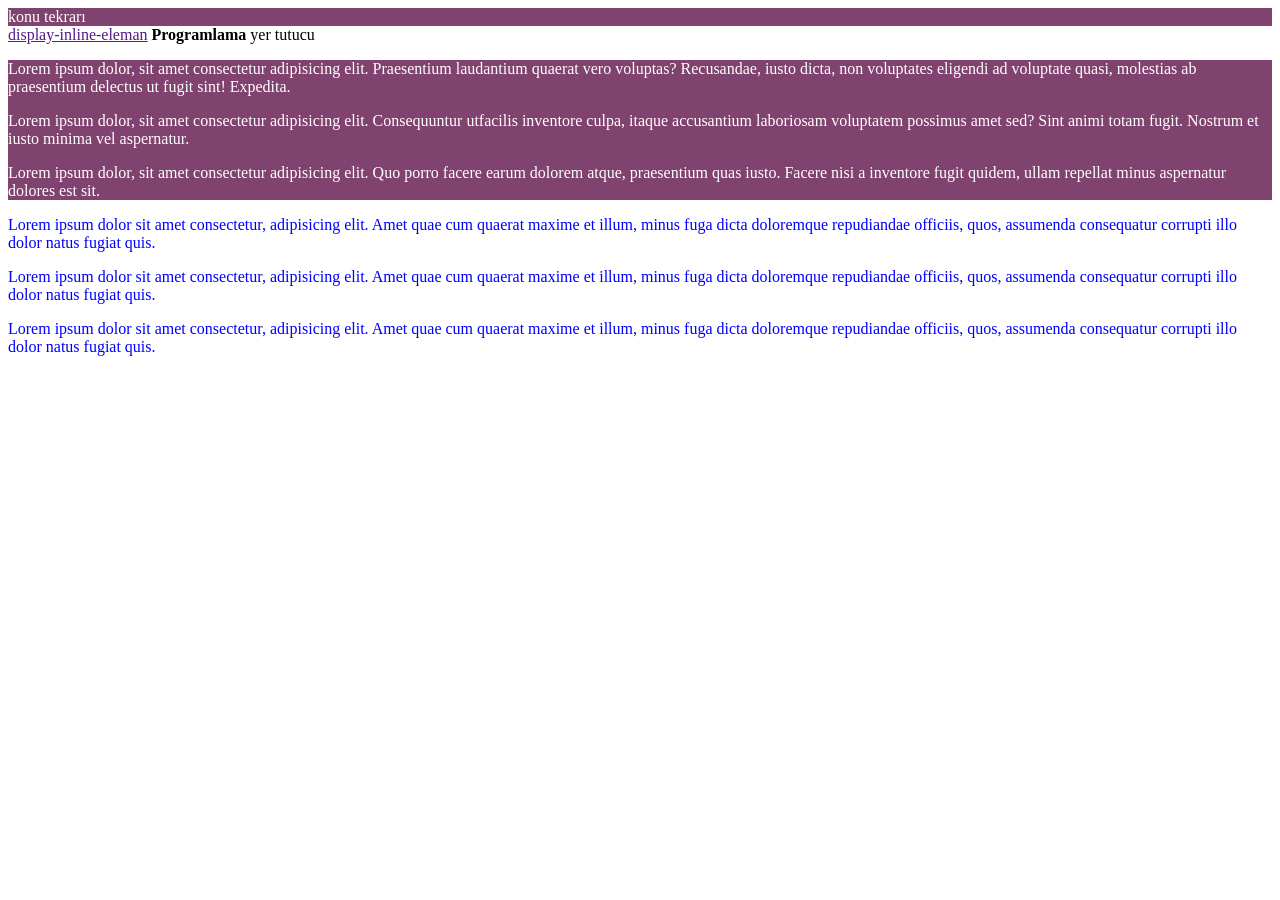
<file: 6.Hafta/uygulama_6.html>
<!DOCTYPE html>
<html lang="en">
<head>
    <meta charset="UTF-8">
    <meta name="viewport" content="width=device-width, initial-scale=1.0">
    <title>Document</title>

    <style>
        div{ 
             /* width: 500px;
        height: 500px; */
        background-color: #80426E;
        color: #fff;}

        div ~ p {color: blue;}
    </style>
</head>
<body>
    <div>konu tekrarı</div>

    <a href="">display-inline-eleman</a>
    <strong>Programlama</strong>
    <span>yer tutucu</span>


    <div>
        <p>Lorem ipsum dolor, sit amet consectetur adipisicing elit. Praesentium laudantium quaerat vero voluptas? Recusandae, iusto dicta, non voluptates eligendi ad voluptate quasi, molestias ab praesentium delectus ut fugit sint! Expedita.</p>
        <p>Lorem ipsum dolor, sit amet consectetur adipisicing elit. Consequuntur utfacilis inventore culpa, itaque accusantium laboriosam voluptatem possimus amet sed? Sint animi totam fugit. Nostrum et iusto minima vel aspernatur.</p>

        <section><p>Lorem ipsum dolor, sit amet consectetur adipisicing elit. Quo porro facere earum dolorem atque, praesentium quas iusto. Facere nisi a inventore fugit quidem, ullam repellat minus aspernatur dolores est sit.</p></section>
    </div>

    <p>Lorem ipsum dolor sit amet consectetur, adipisicing elit. Amet quae cum quaerat maxime et illum, minus fuga dicta doloremque repudiandae officiis, quos, assumenda consequatur corrupti illo dolor natus fugiat quis.</p>
    <p>Lorem ipsum dolor sit amet consectetur, adipisicing elit. Amet quae cum quaerat maxime et illum, minus fuga dicta doloremque repudiandae officiis, quos, assumenda consequatur corrupti illo dolor natus fugiat quis.</p>
    <p>Lorem ipsum dolor sit amet consectetur, adipisicing elit. Amet quae cum quaerat maxime et illum, minus fuga dicta doloremque repudiandae officiis, quos, assumenda consequatur corrupti illo dolor natus fugiat quis.</p>

</body>
</html>
</file>
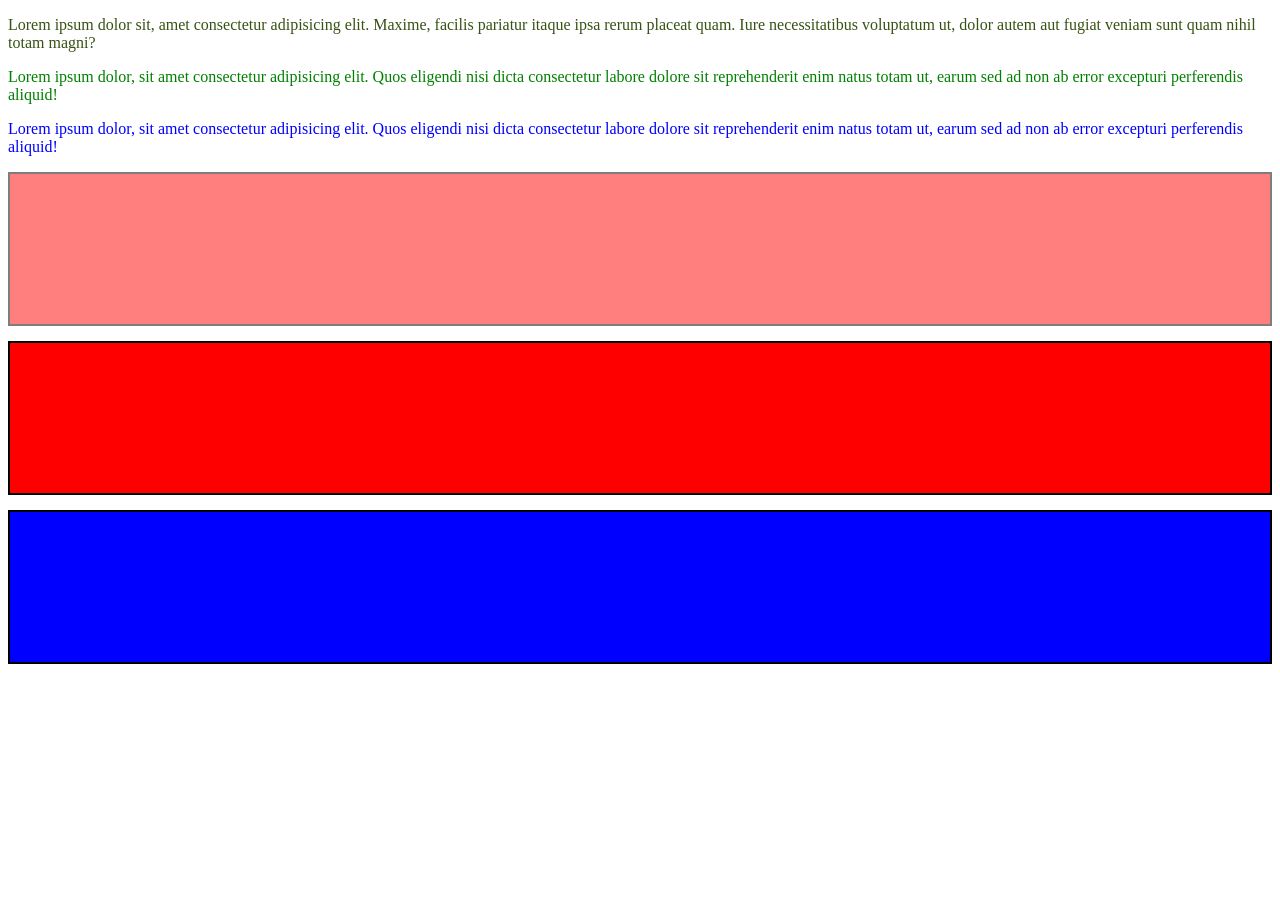
<file: 8.Hafta/colors.html>
<!DOCTYPE html>
<html lang="en">
<head>
    <meta charset="UTF-8">
    <meta name="viewport" content="width=device-width, initial-scale=1.0">
    <title>Document</title>
    <style>
        div {
            height: 150px;
            border: 2px solid rgb(0,0,0) ;
            margin-bottom: 15px;
        }

        #box1 {
            background-color: rgb(255, 0 ,0);
            opacity: .5;
            transition: opacity .5;
        }

        #box2 {
            background-color: rgb(255,0,0);
        }
        #box3 {
            background-color: rgb(0, 0 ,255);
        }

        .p {color: #385214;}
        
    </style>
</head>
<body>
    <p class="p" >Lorem ipsum dolor sit, amet consectetur adipisicing elit. Maxime, facilis pariatur itaque ipsa rerum placeat quam. Iure necessitatibus voluptatum ut, dolor autem aut fugiat veniam sunt quam nihil totam magni?</p>
    <p style="color: green;">Lorem ipsum dolor, sit amet consectetur adipisicing elit. Quos eligendi nisi dicta consectetur labore dolore sit reprehenderit enim natus totam ut, earum sed ad non ab error excepturi perferendis aliquid!</p>
     <p style="color: blue;">Lorem ipsum dolor, sit amet consectetur adipisicing elit. Quos eligendi nisi dicta consectetur labore dolore sit reprehenderit enim natus totam ut, earum sed ad non ab error excepturi perferendis aliquid!</p>
     <div id="box1"></div>
     <div id="box2"></div>
     <div id="box3"></div>
</body>
</html>
</file>
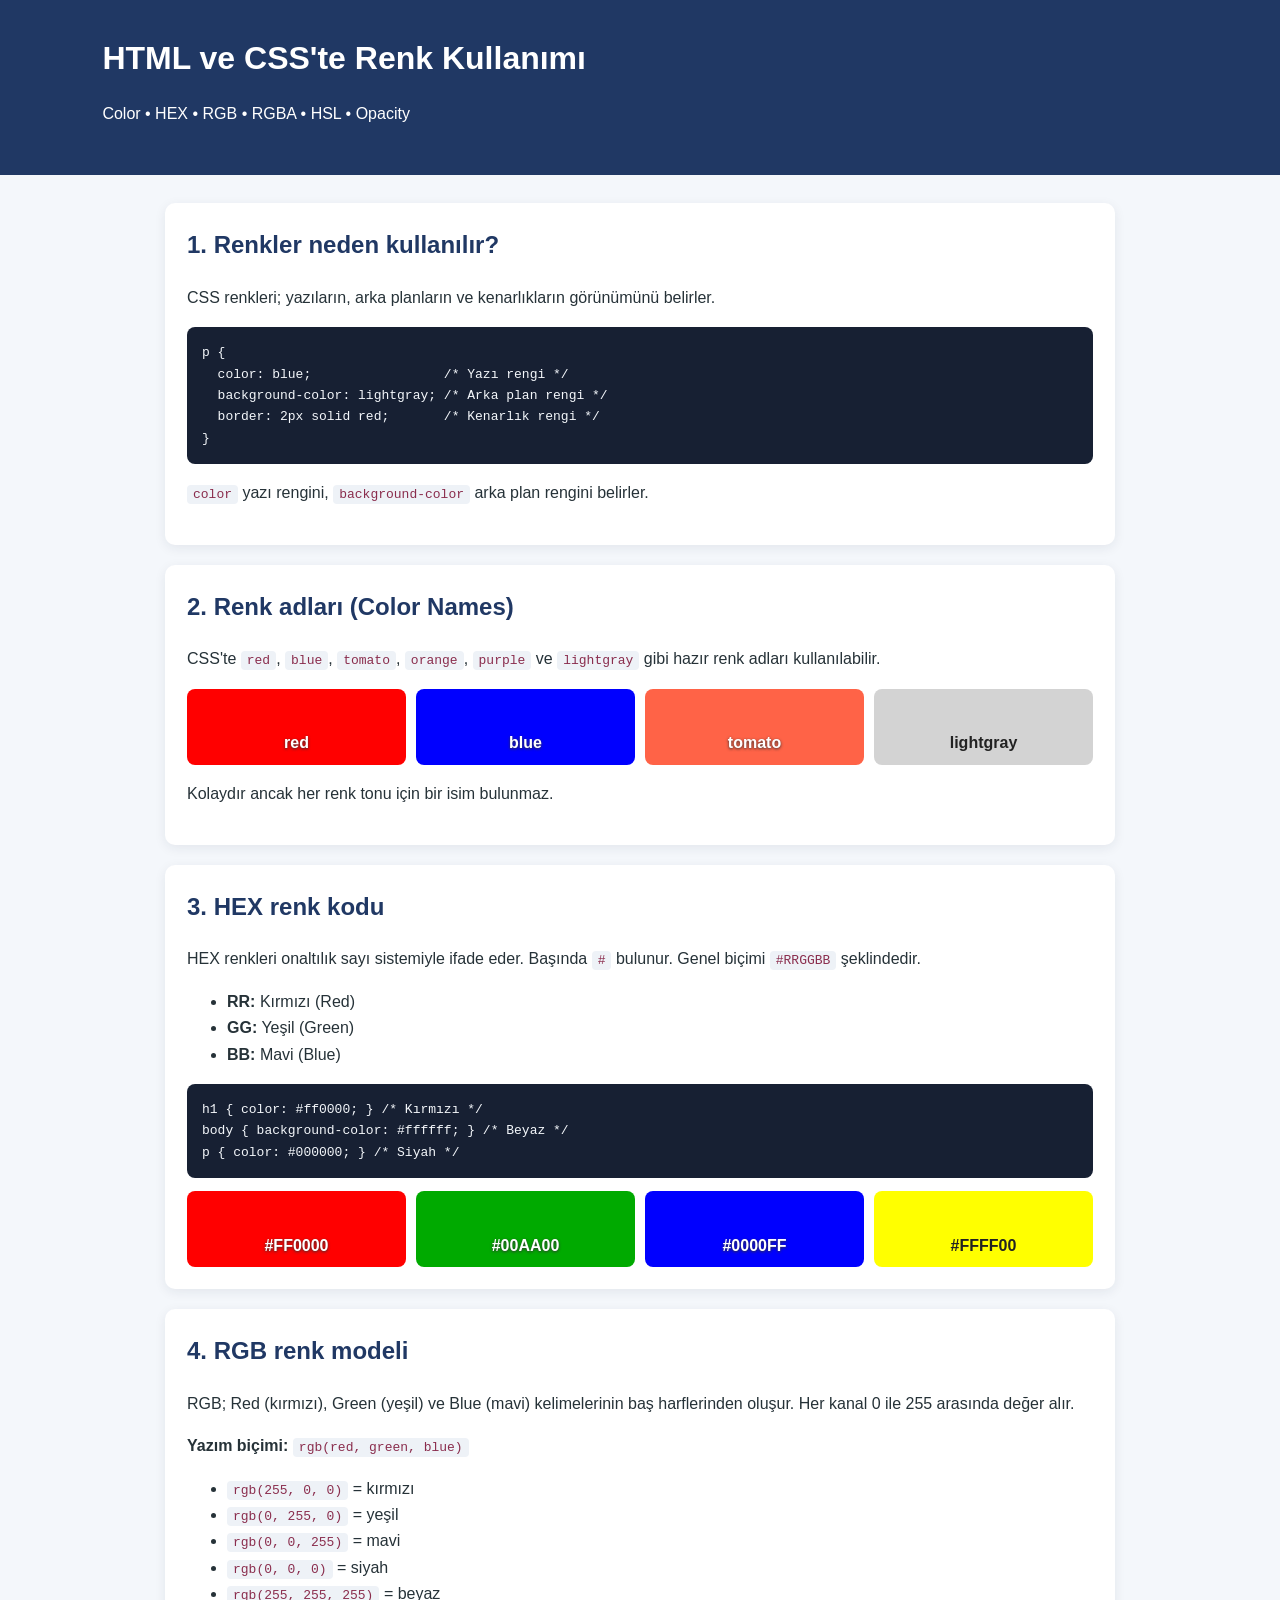
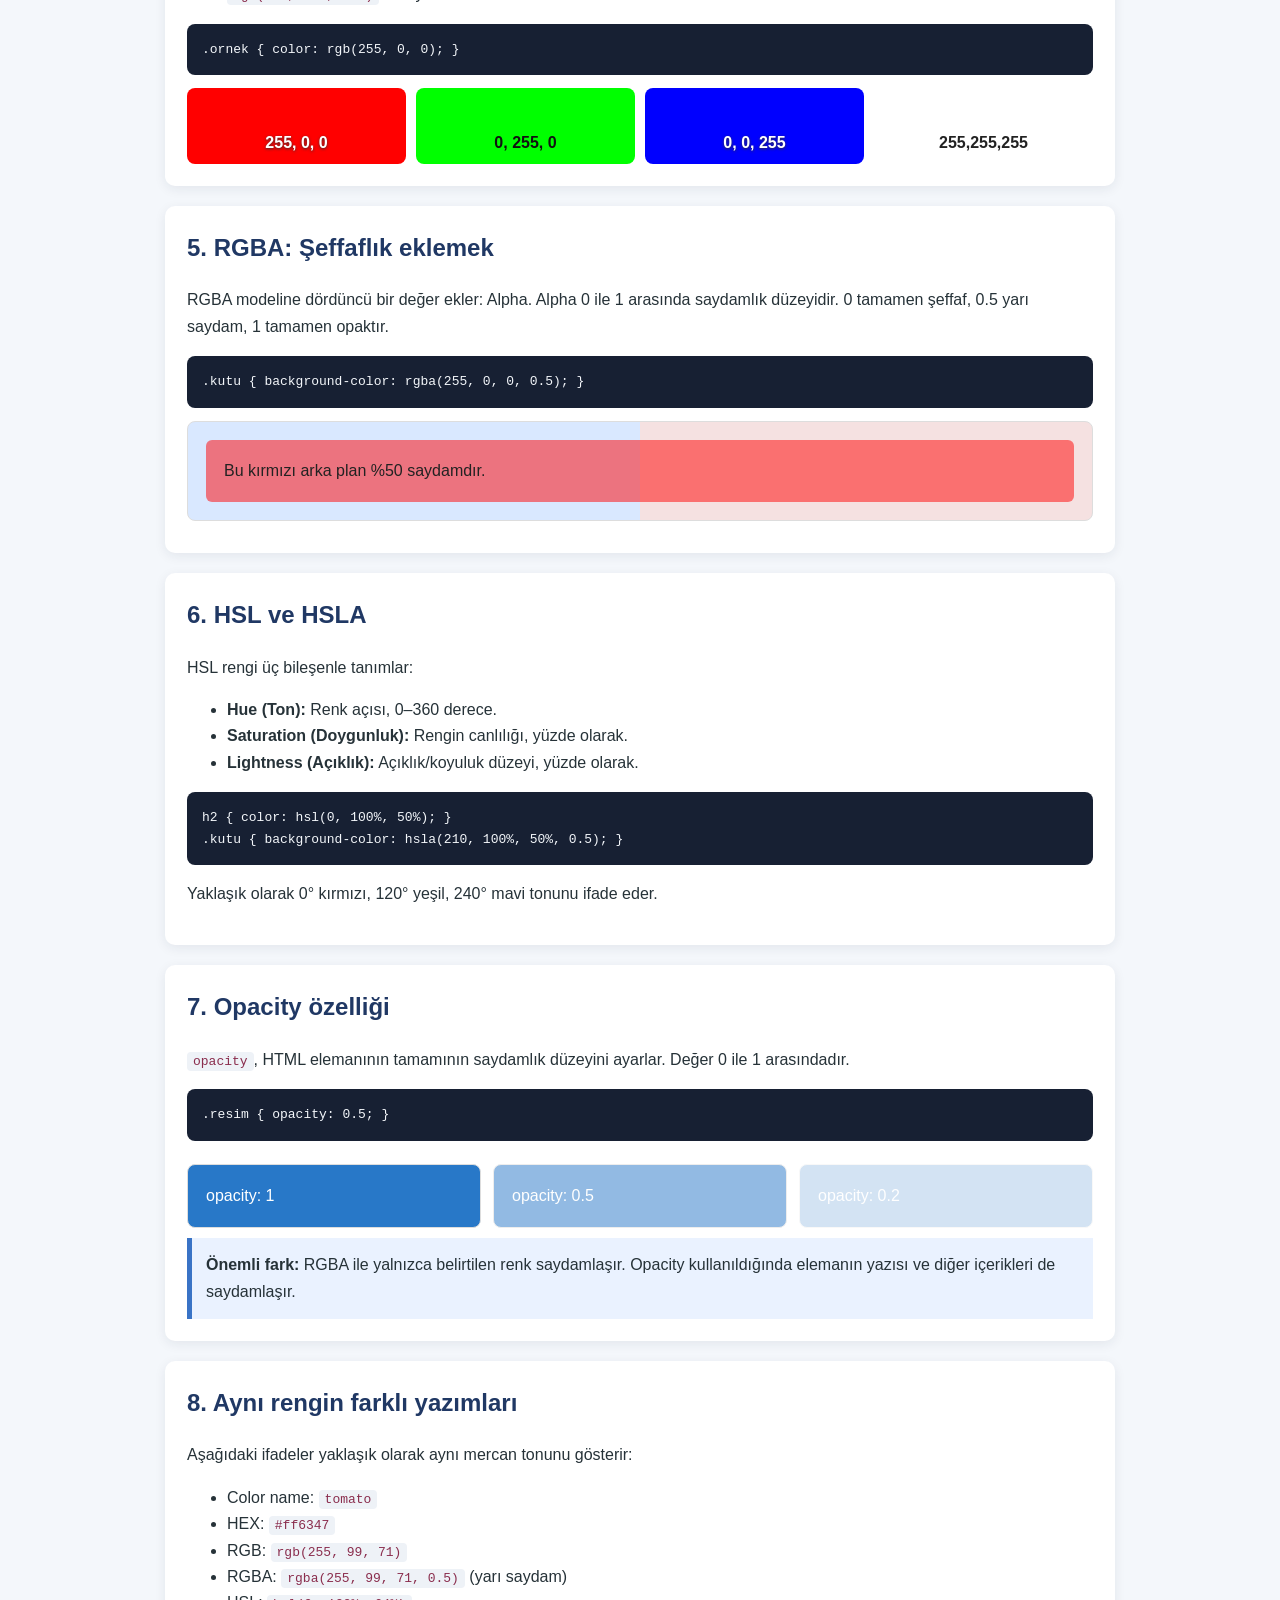
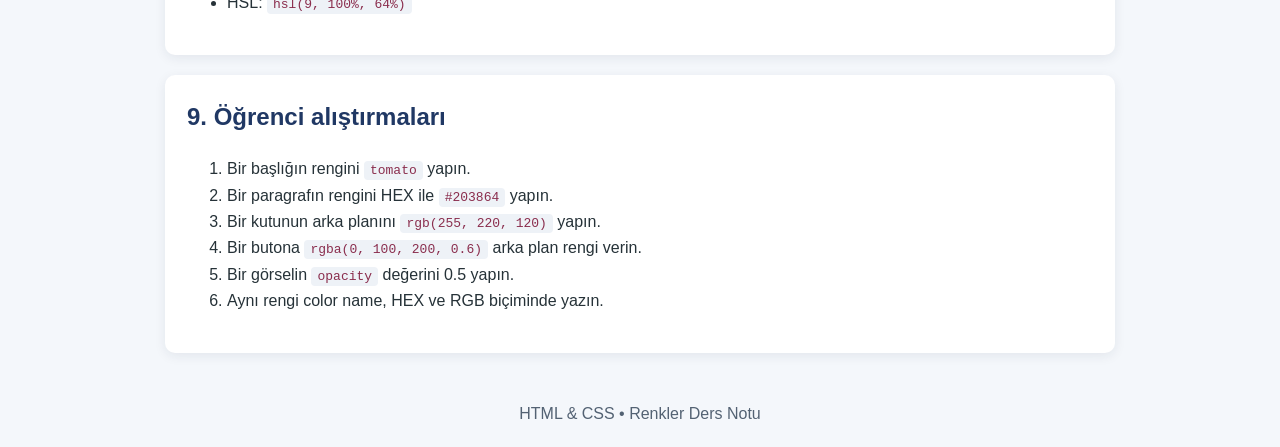
<file: 8.Hafta/html_css_colors_ders_notu.html>
<!doctype html>
<html lang="tr">
  <head>
    <meta charset="UTF-8" />
    <meta name="viewport" content="width=device-width, initial-scale=1.0" />
    <title>HTML ve CSS'te Renk Kullanımı</title>
    <style>
      * {
        box-sizing: border-box;
      }
      body {
        margin: 0;
        font-family: Arial, sans-serif;
        line-height: 1.65;
        color: #263238;
        background: #f4f7fb;
      }
      header {
        background: #203864;
        color: white;
        padding: 32px 8%;
      }
      header h1 {
        margin: 0 0 8px;
      }
      main {
        width: min(950px, 92%);
        margin: 28px auto;
      }
      section {
        background: white;
        padding: 22px;
        margin-bottom: 20px;
        border-radius: 10px;
        box-shadow: 0 3px 12px rgba(20, 40, 70, 0.08);
      }
      h2 {
        color: #203864;
        margin-top: 0;
      }
      code {
        background: #eef2f7;
        padding: 2px 6px;
        border-radius: 4px;
        color: #8a2d4d;
      }
      pre {
        background: #172033;
        color: #f4f7fb;
        padding: 15px;
        border-radius: 8px;
        overflow-x: auto;
      }
      .swatches {
        display: grid;
        grid-template-columns: repeat(4, 1fr);
        gap: 10px;
      }
      .swatch {
        min-height: 76px;
        border-radius: 8px;
        display: flex;
        align-items: end;
        justify-content: center;
        padding: 8px;
        color: white;
        font-weight: bold;
        text-shadow: 0 1px 3px #333;
      }
      .demo {
        padding: 18px;
        border-radius: 8px;
        margin: 10px 0;
        border: 1px solid #ddd;
      }
      .tip {
        background: #eaf2ff;
        border-left: 5px solid #3973c6;
        padding: 14px;
      }
      footer {
        text-align: center;
        padding: 20px;
        color: #536273;
      }
      @media (max-width: 650px) {
        .swatches {
          grid-template-columns: repeat(2, 1fr);
        }
      }
    </style>
  </head>
  <body>
    <header>
      <h1>HTML ve CSS'te Renk Kullanımı</h1>
      <p>Color • HEX • RGB • RGBA • HSL • Opacity</p>
    </header>
    <main>
      <section>
        <h2>1. Renkler neden kullanılır?</h2>
        <p>
          CSS renkleri; yazıların, arka planların ve kenarlıkların görünümünü
          belirler.
        </p>
        <pre>
p {
  color: blue;                 /* Yazı rengi */
  background-color: lightgray; /* Arka plan rengi */
  border: 2px solid red;       /* Kenarlık rengi */
}</pre
        >
        <p>
          <code>color</code> yazı rengini, <code>background-color</code> arka
          plan rengini belirler.
        </p>
      </section>

      <section>
        <h2>2. Renk adları (Color Names)</h2>
        <p>
          CSS'te <code>red</code>, <code>blue</code>, <code>tomato</code>,
          <code>orange</code>, <code>purple</code> ve
          <code>lightgray</code> gibi hazır renk adları kullanılabilir.
        </p>
        <div class="swatches">
          <div class="swatch" style="background: red">red</div>
          <div class="swatch" style="background: blue">blue</div>
          <div class="swatch" style="background: tomato">tomato</div>
          <div
            class="swatch"
            style="background: lightgray; color: #222; text-shadow: none"
          >
            lightgray
          </div>
        </div>
        <p>Kolaydır ancak her renk tonu için bir isim bulunmaz.</p>
      </section>

      <section>
        <h2>3. HEX renk kodu</h2>
        <p>
          HEX renkleri onaltılık sayı sistemiyle ifade eder. Başında
          <code>#</code> bulunur. Genel biçimi <code>#RRGGBB</code> şeklindedir.
        </p>
        <ul>
          <li><b>RR:</b> Kırmızı (Red)</li>
          <li><b>GG:</b> Yeşil (Green)</li>
          <li><b>BB:</b> Mavi (Blue)</li>
        </ul>
        <pre>
h1 { color: #ff0000; } /* Kırmızı */
body { background-color: #ffffff; } /* Beyaz */
p { color: #000000; } /* Siyah */</pre
        >
        <div class="swatches">
          <div class="swatch" style="background: #ff0000">#FF0000</div>
          <div class="swatch" style="background: #00aa00">#00AA00</div>
          <div class="swatch" style="background: #0000ff">#0000FF</div>
          <div
            class="swatch"
            style="background: #ffff00; color: #222; text-shadow: none"
          >
            #FFFF00
          </div>
        </div>
      </section>

      <section>
        <h2>4. RGB renk modeli</h2>
        <p>
          RGB; Red (kırmızı), Green (yeşil) ve Blue (mavi) kelimelerinin baş
          harflerinden oluşur. Her kanal 0 ile 255 arasında değer alır.
        </p>
        <p><b>Yazım biçimi:</b> <code>rgb(red, green, blue)</code></p>
        <ul>
          <li><code>rgb(255, 0, 0)</code> = kırmızı</li>
          <li><code>rgb(0, 255, 0)</code> = yeşil</li>
          <li><code>rgb(0, 0, 255)</code> = mavi</li>
          <li><code>rgb(0, 0, 0)</code> = siyah</li>
          <li><code>rgb(255, 255, 255)</code> = beyaz</li>
        </ul>
        <pre>.ornek { color: rgb(255, 0, 0); }</pre>
        <div class="swatches">
          <div class="swatch" style="background: rgb(255, 0, 0)">255, 0, 0</div>
          <div
            class="swatch"
            style="background: rgb(0, 255, 0); color: #111; text-shadow: none"
          >
            0, 255, 0
          </div>
          <div class="swatch" style="background: rgb(0, 0, 255)">0, 0, 255</div>
          <div
            class="swatch"
            style="
              background: rgb(255, 255, 255);
              color: #222;
              text-shadow: none;
            "
          >
            255,255,255
          </div>
        </div>
      </section>

      <section>
        <h2>5. RGBA: Şeffaflık eklemek</h2>
        <p>
          RGBA modeline dördüncü bir değer ekler: Alpha. Alpha 0 ile 1 arasında
          saydamlık düzeyidir. 0 tamamen şeffaf, 0.5 yarı saydam, 1 tamamen
          opaktır.
        </p>
        <pre>.kutu { background-color: rgba(255, 0, 0, 0.5); }</pre>
        <div
          class="demo"
          style="background: linear-gradient(90deg, #d9e8ff 50%, #f5e1e1 50%)"
        >
          <div
            style="
              background: rgba(255, 0, 0, 0.5);
              padding: 18px;
              border-radius: 6px;
              color: #222;
            "
          >
            Bu kırmızı arka plan %50 saydamdır.
          </div>
        </div>
      </section>

      <section>
        <h2>6. HSL ve HSLA</h2>
        <p>HSL rengi üç bileşenle tanımlar:</p>
        <ul>
          <li><b>Hue (Ton):</b> Renk açısı, 0–360 derece.</li>
          <li>
            <b>Saturation (Doygunluk):</b> Rengin canlılığı, yüzde olarak.
          </li>
          <li>
            <b>Lightness (Açıklık):</b> Açıklık/koyuluk düzeyi, yüzde olarak.
          </li>
        </ul>
        <pre>
h2 { color: hsl(0, 100%, 50%); }
.kutu { background-color: hsla(210, 100%, 50%, 0.5); }</pre
        >
        <p>
          Yaklaşık olarak 0° kırmızı, 120° yeşil, 240° mavi tonunu ifade eder.
        </p>
      </section>

      <section>
        <h2>7. Opacity özelliği</h2>
        <p>
          <code>opacity</code>, HTML elemanının tamamının saydamlık düzeyini
          ayarlar. Değer 0 ile 1 arasındadır.
        </p>
        <pre>.resim { opacity: 0.5; }</pre>
        <div style="display: flex; gap: 12px; flex-wrap: wrap">
          <div
            class="demo"
            style="
              background: #2878c8;
              color: white;
              flex: 1;
              min-width: 110px;
              opacity: 1;
            "
          >
            opacity: 1
          </div>
          <div
            class="demo"
            style="
              background: #2878c8;
              color: white;
              flex: 1;
              min-width: 110px;
              opacity: 0.5;
            "
          >
            opacity: 0.5
          </div>
          <div
            class="demo"
            style="
              background: #2878c8;
              color: white;
              flex: 1;
              min-width: 110px;
              opacity: 0.2;
            "
          >
            opacity: 0.2
          </div>
        </div>
        <div class="tip">
          <b>Önemli fark:</b> RGBA ile yalnızca belirtilen renk saydamlaşır.
          Opacity kullanıldığında elemanın yazısı ve diğer içerikleri de
          saydamlaşır.
        </div>
      </section>

      <section>
        <h2>8. Aynı rengin farklı yazımları</h2>
        <p>Aşağıdaki ifadeler yaklaşık olarak aynı mercan tonunu gösterir:</p>
        <ul>
          <li>Color name: <code>tomato</code></li>
          <li>HEX: <code>#ff6347</code></li>
          <li>RGB: <code>rgb(255, 99, 71)</code></li>
          <li>RGBA: <code>rgba(255, 99, 71, 0.5)</code> (yarı saydam)</li>
          <li>HSL: <code>hsl(9, 100%, 64%)</code></li>
        </ul>
      </section>

      <section>
        <h2>9. Öğrenci alıştırmaları</h2>
        <ol>
          <li>Bir başlığın rengini <code>tomato</code> yapın.</li>
          <li>Bir paragrafın rengini HEX ile <code>#203864</code> yapın.</li>
          <li>
            Bir kutunun arka planını <code>rgb(255, 220, 120)</code> yapın.
          </li>
          <li>
            Bir butona <code>rgba(0, 100, 200, 0.6)</code> arka plan rengi
            verin.
          </li>
          <li>Bir görselin <code>opacity</code> değerini 0.5 yapın.</li>
          <li>Aynı rengi color name, HEX ve RGB biçiminde yazın.</li>
        </ol>
      </section>

     
    </main>
    <footer>HTML & CSS • Renkler Ders Notu</footer>
  </body>
</html>
</file>
<file: 5.Hafta/blog_style.css>
* {
    box-sizing: border-box;
}

html {
    scroll-behavior: smooth;
}

body {
    margin: 0;
    background-color: #fafafa;
    color: #222;
    font-family: Georgia, 'Times New Roman', Times, serif;
    line-height: 1.7;
}

a {
    color: #222;
    text-decoration: none;
}

a:hover {
    text-decoration: underline;
}

h1,h2,h3,p {margin-top: 0;}

.container {
    width: 90%;
    max-width: 1100px;
    margin: 0 auto;
}
/* 
------------------------
Header
------------------------
*/

.site-header {
    padding: 55px 0px 45px 0px;
    background-color: #fff;
    border-bottom: 1px solid #ddd;
}

.site-title {
    margin-bottom: 5px;
    font-family: Arial, Helvetica, sans-serif;
    font-size: 34px;
    font-weight: bold;
    letter-spacing: 3px;
}

.site-description {
    margin-bottom: 0;
    color: #777;
}

/* 
-----------------------
Navigation
----------------------- 
*/

.main-nav {
    background-color: #222;
}

.nav-content {
    display: flex;
    gap: 30px;
    min-height: 55px;
    align-items: center;
}

.main-nav a {
    color: #fff;
    font-size: 14px;
}

.main-nav a:hover{
    color: #ddd;
}


.announcement {
    margin-top: 35px;
}

/* ---------------------
Ana düzen
--------------------- */

.layout {
    display: flex;
    gap: 45px;
    align-items: flex-start;
    margin-top: 30px;
}

.posts {
    width: 70%;
}

.sidebar{
    width: 30%;
}

/* 
------------------
Blog Yazıları
------------------
  */

.post{
    padding-bottom: 45px;
    margin-bottom: 45px;
    border-bottom: 1px solid #ddd;
}

.post-category {
    margin-bottom: 8px;
    color: #777;
    font-family: Arial, Helvetica, sans-serif;
    font-size: 12px;
    font-weight: bold;
    letter-spacing: 2px;
    text-transform: uppercase;
}

.post h1,h2 {
    margin-bottom: 8px;
    font-size: 34px;
    line-height: 1.2;
}

.post-meta {
    margin-bottom: 25px;
    color: #888;
    font-family: Arial, Helvetica, sans-serif;
    font-size: 13px;
}
/* 
-------------
listeler
------------- */

.category-list {
    margin: 0;
    padding-left: 20px;

}

.category-list li {
    margin-bottom: 8px;
}

.category-list span {color: #888;}

#hakkimda {
    border-top-width:5px ;
}
</file>
<file: 6.Hafta/uygulama_style.css>
/* genel sayfa görünümü */
body {
    background-color: #f3f3f3;
    color: #222;
    margin: 0;
    padding: 20px;
}

header {
    background-color: #dceeff;
    padding: 20px;
    border: 1px solid #a9c8e8;
}

h1 {
    margin-top: 0;
}

/* Combinators:header içindeki p ögeler */
header p {
    color: #34495e;
}

nav a {
    display: inline-block;
    padding: 8px;
    margin-right: 12px;
    color: #174a7e;
    text-decoration: none;
}

nav a:hover {
    color: #dceeff;
    background-color: #174a7e;
    border: 2px solid #dceeff;
}

main {
    background-color: #fff;
    padding: 20px;
    margin-top: 16px;
    border: 2px solid #d1d1e0;
}

section {
    margin-bottom: 28px;
}

.kart {
    background-color: #fafafa;
    border: 1px solid #ccc;
    padding: 14px;
    margin-bottom: 12px;
}

/* combinators:kartın içindeki h3 başlığı */
.kart h3 {
    color: #174a7e;
}

.kart:first-of-type{
    border-left: 5px solid #2878b5;
}

/* Pseudo element */
.duyuru h2::before {
    content: "\261D";
    padding: 5px;
}

.gizli-ornek {
    display: none;
}

.gorunmez-ornek {
    visibility: hidden;
}

.not {
    color: #555;
    border-left: 3px solid #999;
    padding-left: 10px;
}

footer {
    margin-top: 16px;
    padding: 12px;
    background-color: #e6e6e6;
    text-align: center;
    font-size: 20px;
}
</file>
<file: 6.Hafta/blog_style.css>
/* ==========================================================
   WEB GÜNLÜĞÜ
   HTML + CSS TEKRAR UYGULAMASI
   ========================================================== */


/* ----------------------------------------------------------
   1. BOX-SIZING
   ---------------------------------------------------------- */

* {
    box-sizing: border-box;
}


/* ----------------------------------------------------------
   2. TARAYICI VARSAYILANLARINI DÜZENLEME
   ---------------------------------------------------------- */

html {
    scroll-behavior: smooth;
}

body {
    margin: 0;
    background-color: #fafafa;
    color: #222;
    font-family: Georgia, "Times New Roman", serif;
    line-height: 1.7;
}


/* ----------------------------------------------------------
   3. GENEL ELEMAN SEÇİCİLERİ
   ---------------------------------------------------------- */

a {
    color: #222;
    text-decoration: none;
}

a:hover {
    text-decoration: underline;
}

h1,
h2,
h3,
p {
    margin-top: 0;
}


/* ----------------------------------------------------------
   4. CLASS SELECTOR
   ---------------------------------------------------------- */

.container {
    width: 90%;
    max-width: 1100px;
    margin: 0 auto;
}


/* ----------------------------------------------------------
   HEADER
   ---------------------------------------------------------- */

.site-header {
    padding: 55px 0 45px 0;
    background-color: #ffffff;
    border-bottom: 1px solid #dddddd;
}

.site-title {
    margin-bottom: 5px;
    font-family: Arial, Helvetica, sans-serif;
    font-size: 34px;
    font-weight: bold;
    letter-spacing: 3px;
}

.site-description {
    margin-bottom: 0;
    color: #777;
}


/* ----------------------------------------------------------
   NAVIGATION
   ---------------------------------------------------------- */

.main-nav {
    background-color: #222;
}

.nav-content {
    display: flex;
    gap: 30px;
    min-height: 55px;
    align-items: center;
}

.main-nav a {
    color: white;
    font-family: Arial, Helvetica, sans-serif;
    font-size: 14px;
}

.main-nav a:hover {
    color: #dddddd;
}


/* ----------------------------------------------------------
   DUYURU
   ---------------------------------------------------------- */

.announcement {
    margin-top: 35px;
}


/* ----------------------------------------------------------
   ANA DÜZEN
   ---------------------------------------------------------- */

.layout {
    display: flex;
    gap: 45px;
    align-items: flex-start;
    margin-top: 30px;
}

.posts {
    width: 70%;
}

.sidebar {
    width: 30%;
}


/* ----------------------------------------------------------
   BLOG YAZISI
   ---------------------------------------------------------- */

.post {
    padding-bottom: 45px;
    margin-bottom: 45px;
    border-bottom: 1px solid #dddddd;
}

.post-category {
    margin-bottom: 8px;
    color: #777;
    font-family: Arial, Helvetica, sans-serif;
    font-size: 12px;
    font-weight: bold;
    letter-spacing: 2px;
    text-transform: uppercase;
}

.post h1,
.post h2 {
    margin-bottom: 8px;
    font-size: 34px;
    line-height: 1.2;
}

.post-meta {
    margin-bottom: 25px;
    color: #888;
    font-family: Arial, Helvetica, sans-serif;
    font-size: 13px;
}


/* ----------------------------------------------------------
   SAHTE GÖRSEL ALANI
   Görsel dosyası gerektirmeden tasarım oluşturuyoruz.
   ---------------------------------------------------------- */

.fake-image {
    display: flex;
    width: 100%;
    height: 250px;
    margin-bottom: 25px;
    align-items: center;
    justify-content: center;
    background-color: #e8e8e8;
    border: 1px solid #d0d0d0;
    color: #555;
    font-family: Arial, Helvetica, sans-serif;
    font-size: 28px;
    font-weight: bold;
    letter-spacing: 4px;
}

.image-html {
    background-color: #f0e3d8;
}

.image-css {
    background-color: #e1e8f0;
}

.image-box {
    background-color: #e8e4ed;
}


/* ----------------------------------------------------------
   READ MORE
   ---------------------------------------------------------- */

.read-more {
    display: inline-block;
    margin-top: 5px;
    font-family: Arial, Helvetica, sans-serif;
    font-size: 14px;
    font-weight: bold;
}


/* ----------------------------------------------------------
   SIDEBAR
   ---------------------------------------------------------- */

.sidebar-box {
    padding: 25px;
    margin-bottom: 25px;
    border-top: 3px solid #222;
    background-color: #f3f3f3;
}

.sidebar-box h2 {
    margin-bottom: 20px;
    font-family: Arial, Helvetica, sans-serif;
    font-size: 19px;
}

.profile-circle {
    display: flex;
    width: 80px;
    height: 80px;
    margin-bottom: 18px;
    align-items: center;
    justify-content: center;
    border: 2px solid #222;
    border-radius: 50%;
    background-color: white;
    font-family: Arial, Helvetica, sans-serif;
    font-weight: bold;
}


/* ----------------------------------------------------------
   LISTELER
   ---------------------------------------------------------- */

.category-list,
.recent-posts {
    margin: 0;
    padding-left: 20px;
}

.category-list li,
.recent-posts li {
    margin-bottom: 8px;
}

.category-list span {
    color: #888;
}


/* ----------------------------------------------------------
   ID SELECTOR
   Örnek: id'si hakkimda olan bölüme özel davranış
   ---------------------------------------------------------- */

#hakkimda {
    border-top-width: 5px;
}


/* ----------------------------------------------------------
   CONTENT BOX
   ---------------------------------------------------------- */

.content-box {
    width: 100%;
    padding: 30px;
    margin: 40px 0;
    border: 1px solid #dddddd;
    background-color: white;
}

.content-box h2 {
    margin-bottom: 25px;
    font-size: 25px;
}


/* ----------------------------------------------------------
   TABLE
   ---------------------------------------------------------- */

table {
    width: 100%;
    border-collapse: collapse;
}

th,
td {
    padding: 12px;
    border: 1px solid #cccccc;
    text-align: left;
}

th {
    background-color: #eeeeee;
    font-family: Arial, Helvetica, sans-serif;
}


/* ----------------------------------------------------------
   FORM
   ---------------------------------------------------------- */

.contact-box {
    max-width: 750px;
}

label {
    display: block;
    margin: 15px 0 6px 0;
    font-family: Arial, Helvetica, sans-serif;
    font-size: 14px;
    font-weight: bold;
}

input,
textarea {
    width: 100%;
    padding: 12px;
    border: 1px solid #bbbbbb;
    border-radius: 0;
    background-color: #fff;
    font-family: Arial, Helvetica, sans-serif;
    font-size: 15px;
}

textarea {
    resize: vertical;
}

button {
    margin-top: 18px;
    padding: 12px 25px;
    border: 1px solid #222;
    background-color: #222;
    color: white;
    cursor: pointer;
    font-family: Arial, Helvetica, sans-serif;
}

button:hover {
    background-color: #555;
}


/* ----------------------------------------------------------
   FOOTER
   ---------------------------------------------------------- */

.site-footer {
    margin-top: 60px;
    padding: 30px 0;
    background-color: #222;
    color: white;
    font-family: Arial, Helvetica, sans-serif;
    font-size: 13px;
}

.footer-content {
    display: flex;
    align-items: center;
    justify-content: space-between;
}

.footer-content p {
    margin-bottom: 0;
}

.footer-content a {
    color: white;
}


/* ----------------------------------------------------------
   RESPONSIVE
   ---------------------------------------------------------- */

@media (max-width: 800px) {

    .layout {
        display: block;
    }

    .posts,
    .sidebar {
        width: 100%;
    }

    .sidebar {
        margin-top: 20px;
    }

    .nav-content {
        flex-wrap: wrap;
        padding: 12px 0;
        gap: 15px;
    }

    .post h1,
    .post h2 {
        font-size: 28px;
    }

    .fake-image {
        height: 180px;
    }

    .footer-content {
        display: block;
    }
}
</file>
